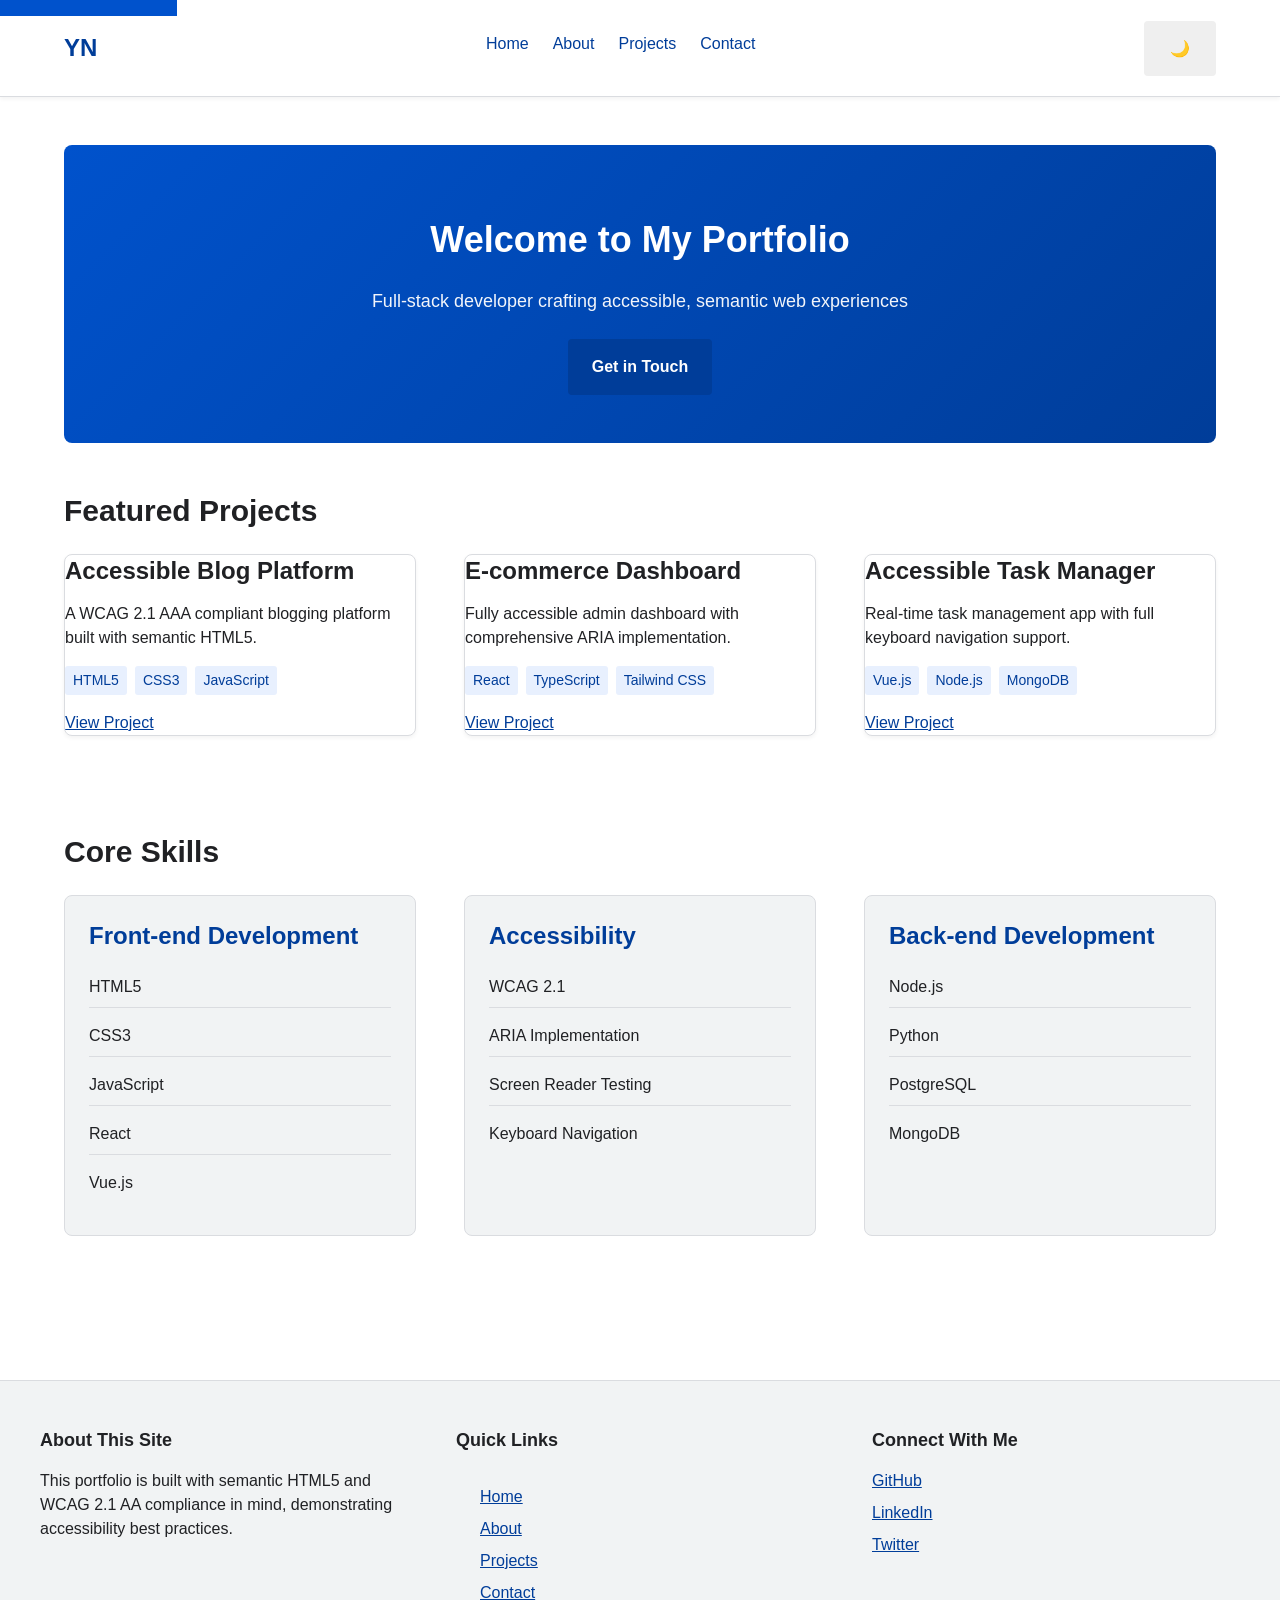
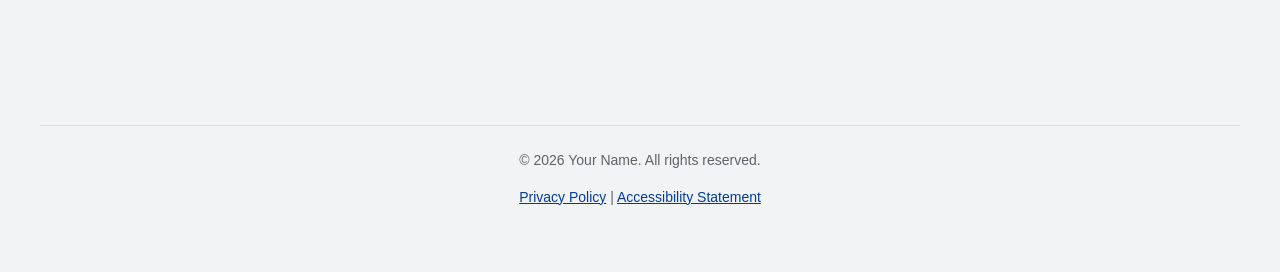
<file: index.html>
<!DOCTYPE html>
<html lang="en">
<head>
    <meta charset="UTF-8">
    <meta name="viewport" content="width=device-width, initial-scale=1.0">
    <meta name="description" content="Personal portfolio showcasing projects, skills, and professional experience in web development and design.">
    <meta name="keywords" content="portfolio, web developer, projects, skills, experience">
    <meta name="author" content="Your Name">
    <meta name="robots" content="index, follow">
    <meta property="og:title" content="Portfolio - Your Name">
    <meta property="og:description" content="Personal portfolio showcasing projects, skills, and professional experience.">
    <meta property="og:type" content="website">
    <meta name="theme-color" content="#1a73e8">
    <title>Home - Portfolio | Your Name</title>
    <link rel="canonical" href="https://yourportfolio.com/">
    <link rel="stylesheet" href="styles.css">
    <link rel="icon" type="image/x-icon" href="favicon.ico">
</head>
<body>
    <!-- Main Navigation -->
    <header role="banner">
        <nav role="navigation" aria-label="Main navigation">
            <a href="index.html" class="logo" aria-current="page">
                <span aria-label="Your Name Portfolio">YN</span>
            </a>
            <button 
                class="nav-toggle" 
                aria-label="Toggle navigation menu" 
                aria-expanded="false" 
                aria-controls="nav-menu">
                <span aria-hidden="true"></span>
                <span aria-hidden="true"></span>
                <span aria-hidden="true"></span>
            </button>
            <ul id="nav-menu" class="nav-menu" role="menubar">
                <li role="presentation">
                    <a href="index.html" role="menuitem" aria-current="page">Home</a>
                </li>
                <li role="presentation">
                    <a href="about.html" role="menuitem">About</a>
                </li>
                <li role="presentation">
                    <a href="projects.html" role="menuitem">Projects</a>
                </li>
                <li role="presentation">
                    <a href="contact.html" role="menuitem">Contact</a>
                </li>
            </ul>
            <button 
                id="theme-toggle" 
                class="theme-toggle" 
                aria-label="Toggle light and dark theme" 
                title="Toggle theme">
                <span class="theme-icon" aria-hidden="true">🌙</span>
            </button>
        </nav>
    </header>

    <!-- Main Content -->
    <main role="main">
        <!-- Hero Section -->
        <section aria-labelledby="hero-title" class="hero">
            <div class="hero-content">
                <h1 id="hero-title">Welcome to My Portfolio</h1>
                <p class="hero-subtitle">Full-stack developer crafting accessible, semantic web experiences</p>
                <a href="contact.html" class="cta-button" aria-label="Get in touch with me">Get in Touch</a>
            </div>
        </section>

        <!-- Featured Projects Section -->
        <section aria-labelledby="featured-projects-title">
            <h2 id="featured-projects-title">Featured Projects</h2>
            <div class="projects-grid" role="list">
                <article class="project-card" role="listitem">
                    <h3>Accessible Blog Platform</h3>
                    <p>A WCAG 2.1 AAA compliant blogging platform built with semantic HTML5.</p>
                    <ul aria-label="Technologies used">
                        <li>HTML5</li>
                        <li>CSS3</li>
                        <li>JavaScript</li>
                    </ul>
                    <a href="projects.html#project-1" aria-label="View details of Accessible Blog Platform project">View Project</a>
                </article>

                <article class="project-card" role="listitem">
                    <h3>E-commerce Dashboard</h3>
                    <p>Fully accessible admin dashboard with comprehensive ARIA implementation.</p>
                    <ul aria-label="Technologies used">
                        <li>React</li>
                        <li>TypeScript</li>
                        <li>Tailwind CSS</li>
                    </ul>
                    <a href="projects.html#project-2" aria-label="View details of E-commerce Dashboard project">View Project</a>
                </article>

                <article class="project-card" role="listitem">
                    <h3>Accessible Task Manager</h3>
                    <p>Real-time task management app with full keyboard navigation support.</p>
                    <ul aria-label="Technologies used">
                        <li>Vue.js</li>
                        <li>Node.js</li>
                        <li>MongoDB</li>
                    </ul>
                    <a href="projects.html#project-3" aria-label="View details of Accessible Task Manager project">View Project</a>
                </article>
            </div>
        </section>

        <!-- Skills Section -->
        <section aria-labelledby="skills-title">
            <h2 id="skills-title">Core Skills</h2>
            <div class="skills-container" role="list">
                <div class="skill-category" role="listitem">
                    <h3>Front-end Development</h3>
                    <ul aria-label="Front-end technologies">
                        <li>HTML5</li>
                        <li>CSS3</li>
                        <li>JavaScript</li>
                        <li>React</li>
                        <li>Vue.js</li>
                    </ul>
                </div>
                <div class="skill-category" role="listitem">
                    <h3>Accessibility</h3>
                    <ul aria-label="Accessibility standards and practices">
                        <li>WCAG 2.1</li>
                        <li>ARIA Implementation</li>
                        <li>Screen Reader Testing</li>
                        <li>Keyboard Navigation</li>
                    </ul>
                </div>
                <div class="skill-category" role="listitem">
                    <h3>Back-end Development</h3>
                    <ul aria-label="Back-end technologies">
                        <li>Node.js</li>
                        <li>Python</li>
                        <li>PostgreSQL</li>
                        <li>MongoDB</li>
                    </ul>
                </div>
            </div>
        </section>
    </main>

    <!-- Footer -->
    <footer role="contentinfo">
        <div class="footer-content">
            <section aria-labelledby="footer-about">
                <h2 id="footer-about">About This Site</h2>
                <p>This portfolio is built with semantic HTML5 and WCAG 2.1 AA compliance in mind, demonstrating accessibility best practices.</p>
            </section>

            <section aria-labelledby="footer-links">
                <h2 id="footer-links">Quick Links</h2>
                <nav role="navigation" aria-label="Footer navigation">
                    <ul>
                        <li><a href="index.html">Home</a></li>
                        <li><a href="about.html">About</a></li>
                        <li><a href="projects.html">Projects</a></li>
                        <li><a href="contact.html">Contact</a></li>
                    </ul>
                </nav>
            </section>

            <section aria-labelledby="footer-social">
                <h2 id="footer-social">Connect With Me</h2>
                <ul role="list">
                    <li><a href="https://github.com" target="_blank" rel="noopener noreferrer" aria-label="Visit my GitHub profile">GitHub</a></li>
                    <li><a href="https://linkedin.com" target="_blank" rel="noopener noreferrer" aria-label="Visit my LinkedIn profile">LinkedIn</a></li>
                    <li><a href="https://twitter.com" target="_blank" rel="noopener noreferrer" aria-label="Visit my Twitter profile">Twitter</a></li>
                </ul>
            </section>
        </div>

        <div class="footer-bottom">
            <p>&copy; <span id="year"></span> Your Name. All rights reserved.</p>
            <p>
                <a href="privacy.html">Privacy Policy</a> | 
                <a href="accessibility.html">Accessibility Statement</a>
            </p>
        </div>
    </footer>

    <script src="script.js" defer></script>
</body>
</html>
</file>
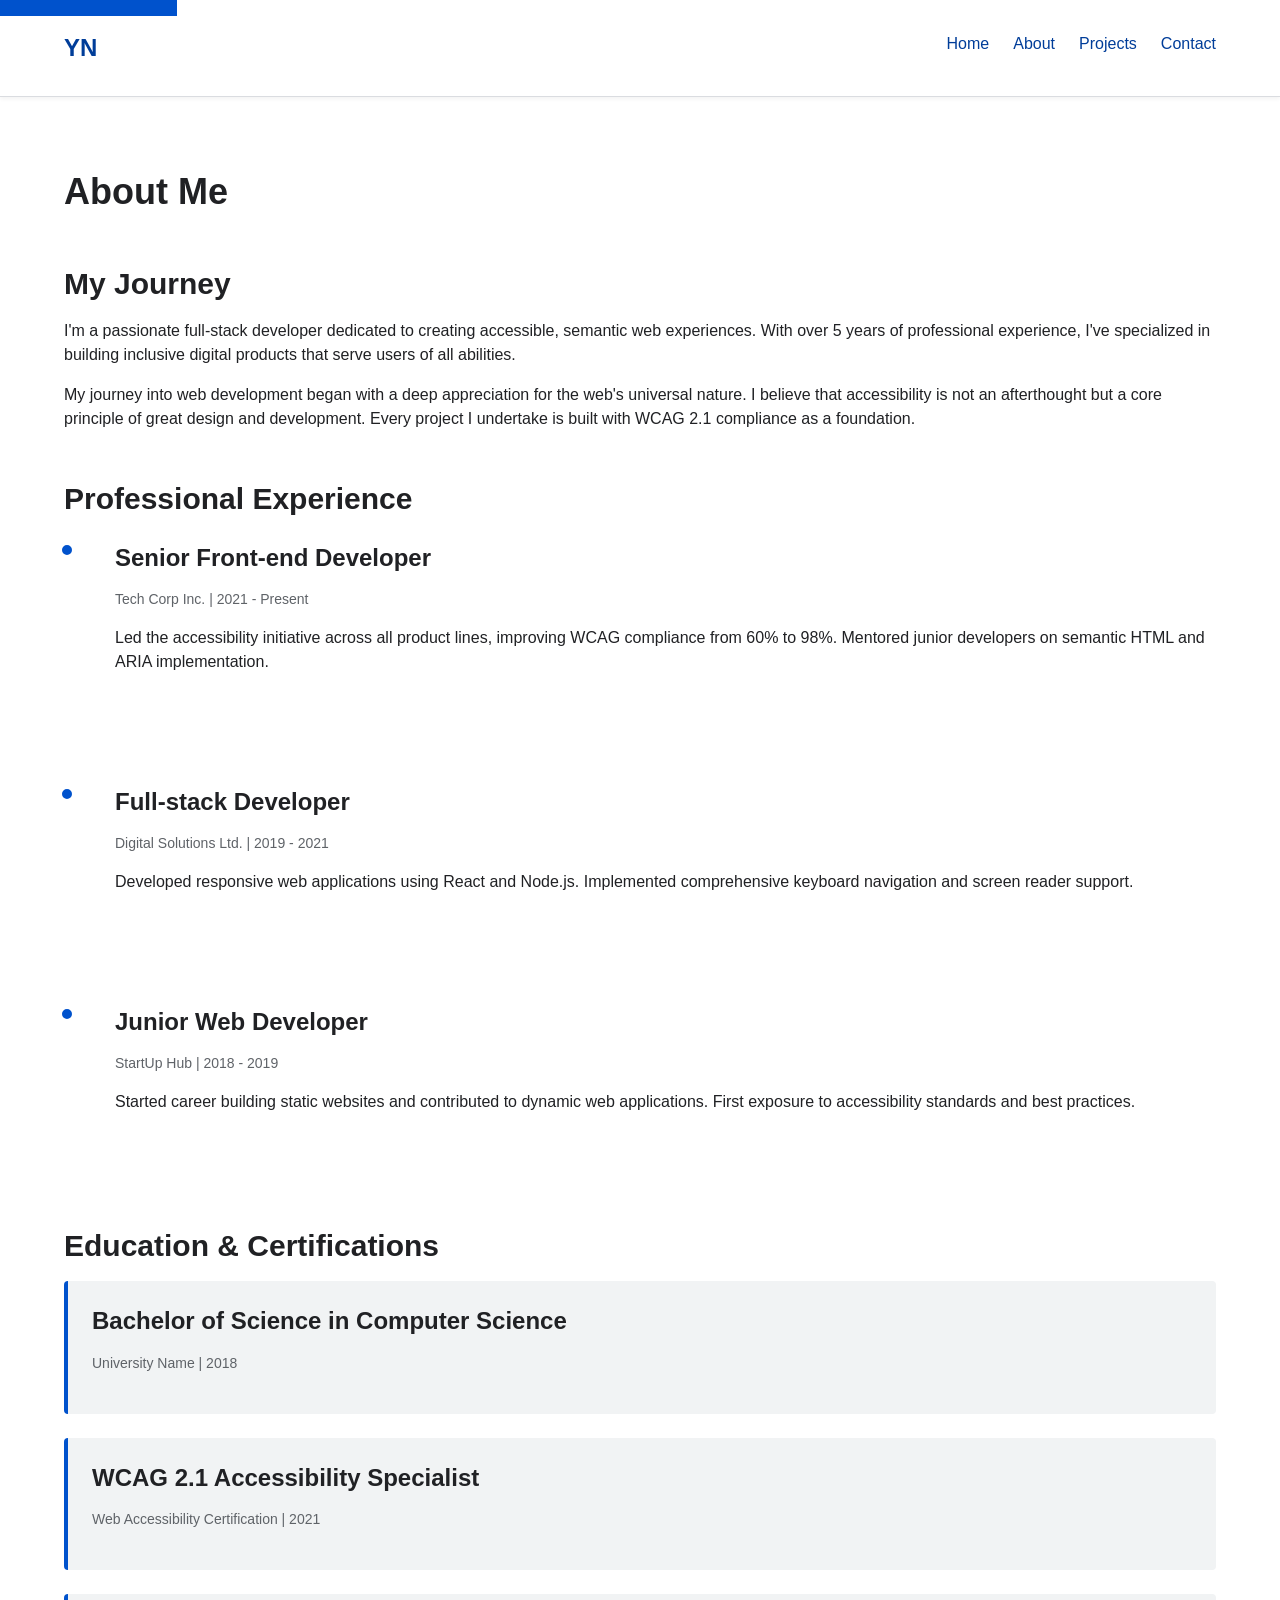
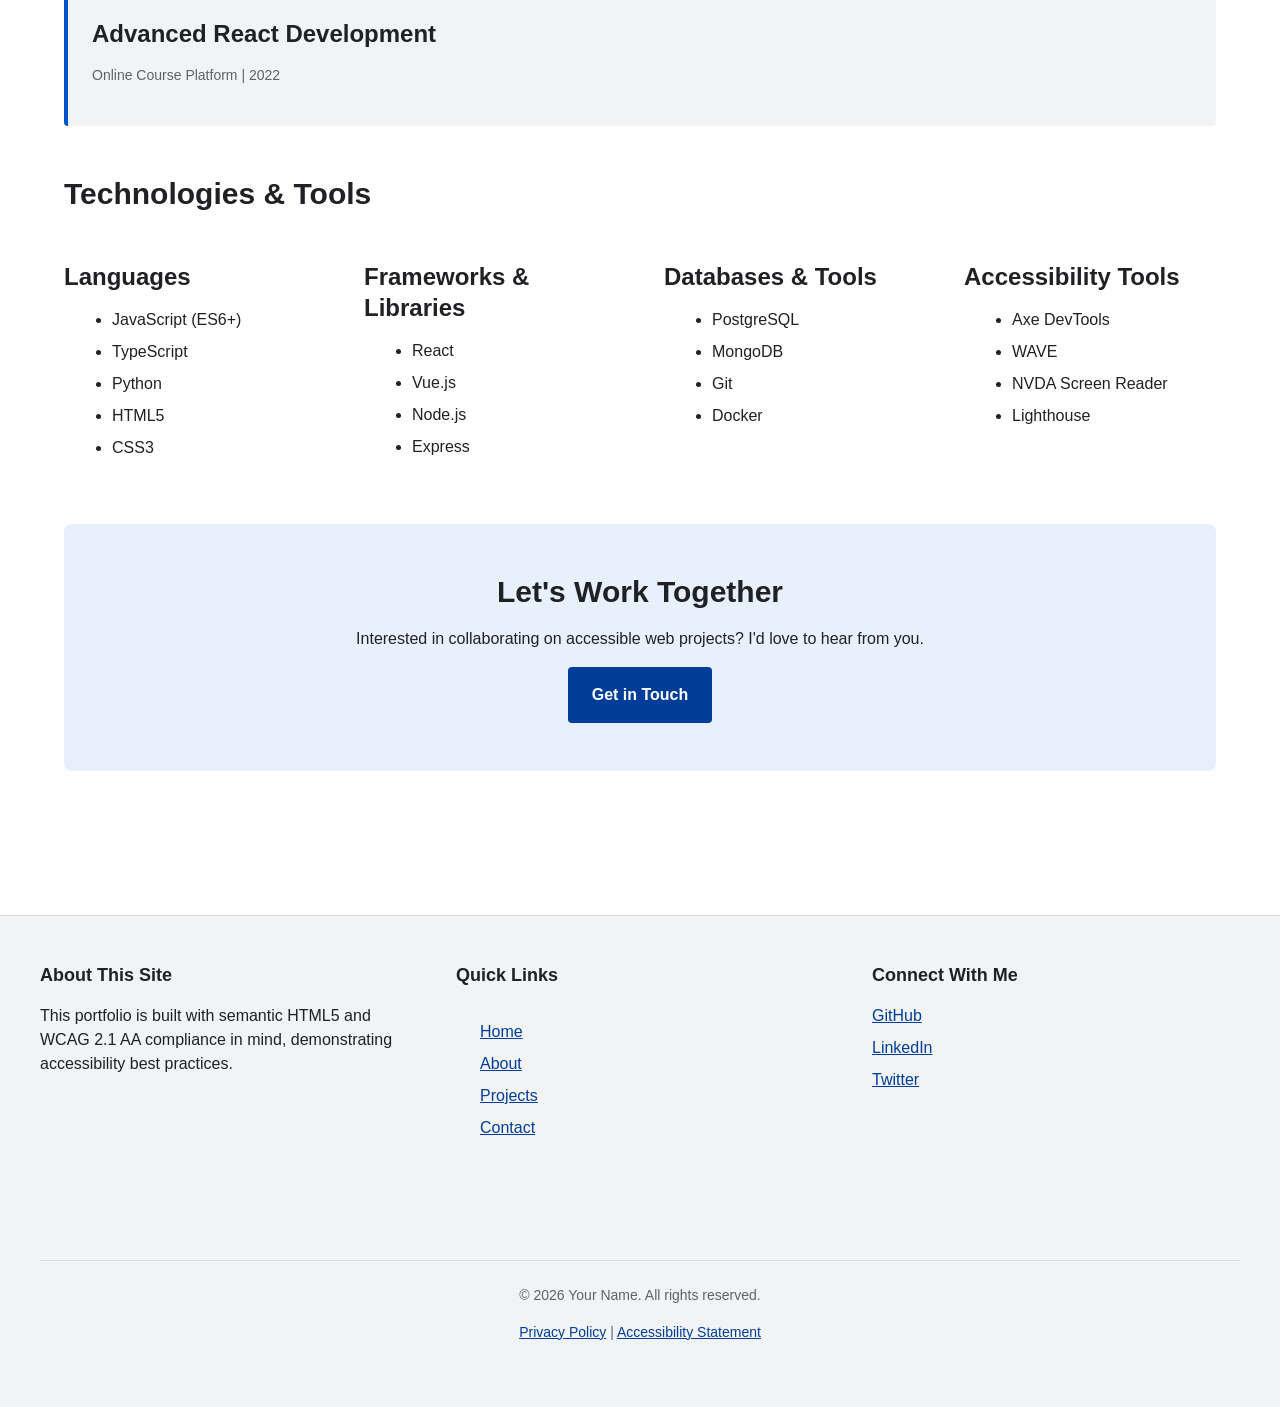
<file: about.html>
<!DOCTYPE html>
<html lang="en">
<head>
    <meta charset="UTF-8">
    <meta name="viewport" content="width=device-width, initial-scale=1.0">
    <meta name="description" content="Learn more about my background, experience, and passion for creating accessible web experiences.">
    <meta name="keywords" content="about, developer, experience, background">
    <meta name="author" content="Your Name">
    <meta property="og:title" content="About - Portfolio | Your Name">
    <meta property="og:description" content="Learn about my background and experience in web development.">
    <meta property="og:type" content="website">
    <title>About - Portfolio | Your Name</title>
    <link rel="canonical" href="https://yourportfolio.com/about.html">
    <link rel="stylesheet" href="styles.css">
    <link rel="icon" type="image/x-icon" href="favicon.ico">
</head>
<body>
    <!-- Main Navigation -->
    <header role="banner">
        <nav role="navigation" aria-label="Main navigation">
            <a href="index.html" class="logo" aria-label="Your Name Portfolio">
                <span aria-hidden="true">YN</span>
            </a>
            <button 
                class="nav-toggle" 
                aria-label="Toggle navigation menu" 
                aria-expanded="false" 
                aria-controls="nav-menu">
                <span aria-hidden="true"></span>
                <span aria-hidden="true"></span>
                <span aria-hidden="true"></span>
            </button>
            <ul id="nav-menu" class="nav-menu" role="menubar">
                <li role="presentation">
                    <a href="index.html" role="menuitem">Home</a>
                </li>
                <li role="presentation">
                    <a href="about.html" role="menuitem" aria-current="page">About</a>
                </li>
                <li role="presentation">
                    <a href="projects.html" role="menuitem">Projects</a>
                </li>
                <li role="presentation">
                    <a href="contact.html" role="menuitem">Contact</a>
                </li>
            </ul>
        </nav>
    </header>

    <!-- Main Content -->
    <main role="main">
        <!-- Page Title -->
        <section aria-labelledby="page-title">
            <h1 id="page-title">About Me</h1>
        </section>

        <!-- Biography Section -->
        <section aria-labelledby="bio-title">
            <h2 id="bio-title">My Journey</h2>
            <article>
                <p>
                    I'm a passionate full-stack developer dedicated to creating accessible, semantic web experiences. 
                    With over 5 years of professional experience, I've specialized in building inclusive digital 
                    products that serve users of all abilities.
                </p>
                <p>
                    My journey into web development began with a deep appreciation for the web's universal nature. 
                    I believe that accessibility is not an afterthought but a core principle of great design and development. 
                    Every project I undertake is built with WCAG 2.1 compliance as a foundation.
                </p>
            </article>
        </section>

        <!-- Experience Timeline -->
        <section aria-labelledby="experience-title">
            <h2 id="experience-title">Professional Experience</h2>
            <ol role="list" class="timeline">
                <li role="listitem">
                    <article class="timeline-item">
                        <h3>Senior Front-end Developer</h3>
                        <p class="meta">Tech Corp Inc. | 2021 - Present</p>
                        <p>
                            Led the accessibility initiative across all product lines, improving WCAG compliance 
                            from 60% to 98%. Mentored junior developers on semantic HTML and ARIA implementation.
                        </p>
                    </article>
                </li>

                <li role="listitem">
                    <article class="timeline-item">
                        <h3>Full-stack Developer</h3>
                        <p class="meta">Digital Solutions Ltd. | 2019 - 2021</p>
                        <p>
                            Developed responsive web applications using React and Node.js. 
                            Implemented comprehensive keyboard navigation and screen reader support.
                        </p>
                    </article>
                </li>

                <li role="listitem">
                    <article class="timeline-item">
                        <h3>Junior Web Developer</h3>
                        <p class="meta">StartUp Hub | 2018 - 2019</p>
                        <p>
                            Started career building static websites and contributed to dynamic web applications. 
                            First exposure to accessibility standards and best practices.
                        </p>
                    </article>
                </li>
            </ol>
        </section>

        <!-- Education Section -->
        <section aria-labelledby="education-title">
            <h2 id="education-title">Education & Certifications</h2>
            <div role="list">
                <article role="listitem" class="education-item">
                    <h3>Bachelor of Science in Computer Science</h3>
                    <p class="meta">University Name | 2018</p>
                </article>

                <article role="listitem" class="education-item">
                    <h3>WCAG 2.1 Accessibility Specialist</h3>
                    <p class="meta">Web Accessibility Certification | 2021</p>
                </article>

                <article role="listitem" class="education-item">
                    <h3>Advanced React Development</h3>
                    <p class="meta">Online Course Platform | 2022</p>
                </article>
            </div>
        </section>

        <!-- Technologies Section -->
        <section aria-labelledby="tech-title">
            <h2 id="tech-title">Technologies & Tools</h2>
            <div class="tech-grid" role="list">
                <div role="listitem">
                    <h3>Languages</h3>
                    <ul aria-label="Programming languages">
                        <li>JavaScript (ES6+)</li>
                        <li>TypeScript</li>
                        <li>Python</li>
                        <li>HTML5</li>
                        <li>CSS3</li>
                    </ul>
                </div>
                <div role="listitem">
                    <h3>Frameworks & Libraries</h3>
                    <ul aria-label="Frontend frameworks and libraries">
                        <li>React</li>
                        <li>Vue.js</li>
                        <li>Node.js</li>
                        <li>Express</li>
                    </ul>
                </div>
                <div role="listitem">
                    <h3>Databases & Tools</h3>
                    <ul aria-label="Database and development tools">
                        <li>PostgreSQL</li>
                        <li>MongoDB</li>
                        <li>Git</li>
                        <li>Docker</li>
                    </ul>
                </div>
                <div role="listitem">
                    <h3>Accessibility Tools</h3>
                    <ul aria-label="Accessibility testing and tools">
                        <li>Axe DevTools</li>
                        <li>WAVE</li>
                        <li>NVDA Screen Reader</li>
                        <li>Lighthouse</li>
                    </ul>
                </div>
            </div>
        </section>

        <!-- Call to Action -->
        <section aria-labelledby="cta-title" class="cta-section">
            <h2 id="cta-title">Let's Work Together</h2>
            <p>Interested in collaborating on accessible web projects? I'd love to hear from you.</p>
            <a href="contact.html" class="cta-button" aria-label="Contact me for project inquiries">Get in Touch</a>
        </section>
    </main>

    <!-- Footer -->
    <footer role="contentinfo">
        <div class="footer-content">
            <section aria-labelledby="footer-about">
                <h2 id="footer-about">About This Site</h2>
                <p>This portfolio is built with semantic HTML5 and WCAG 2.1 AA compliance in mind, demonstrating accessibility best practices.</p>
            </section>

            <section aria-labelledby="footer-links">
                <h2 id="footer-links">Quick Links</h2>
                <nav role="navigation" aria-label="Footer navigation">
                    <ul>
                        <li><a href="index.html">Home</a></li>
                        <li><a href="about.html">About</a></li>
                        <li><a href="projects.html">Projects</a></li>
                        <li><a href="contact.html">Contact</a></li>
                    </ul>
                </nav>
            </section>

            <section aria-labelledby="footer-social">
                <h2 id="footer-social">Connect With Me</h2>
                <ul role="list">
                    <li><a href="https://github.com" target="_blank" rel="noopener noreferrer" aria-label="Visit my GitHub profile">GitHub</a></li>
                    <li><a href="https://linkedin.com" target="_blank" rel="noopener noreferrer" aria-label="Visit my LinkedIn profile">LinkedIn</a></li>
                    <li><a href="https://twitter.com" target="_blank" rel="noopener noreferrer" aria-label="Visit my Twitter profile">Twitter</a></li>
                </ul>
            </section>
        </div>

        <div class="footer-bottom">
            <p>&copy; <span id="year"></span> Your Name. All rights reserved.</p>
            <p>
                <a href="privacy.html">Privacy Policy</a> | 
                <a href="accessibility.html">Accessibility Statement</a>
            </p>
        </div>
    </footer>

    <script src="script.js" defer></script>
</body>
</html>
</file>
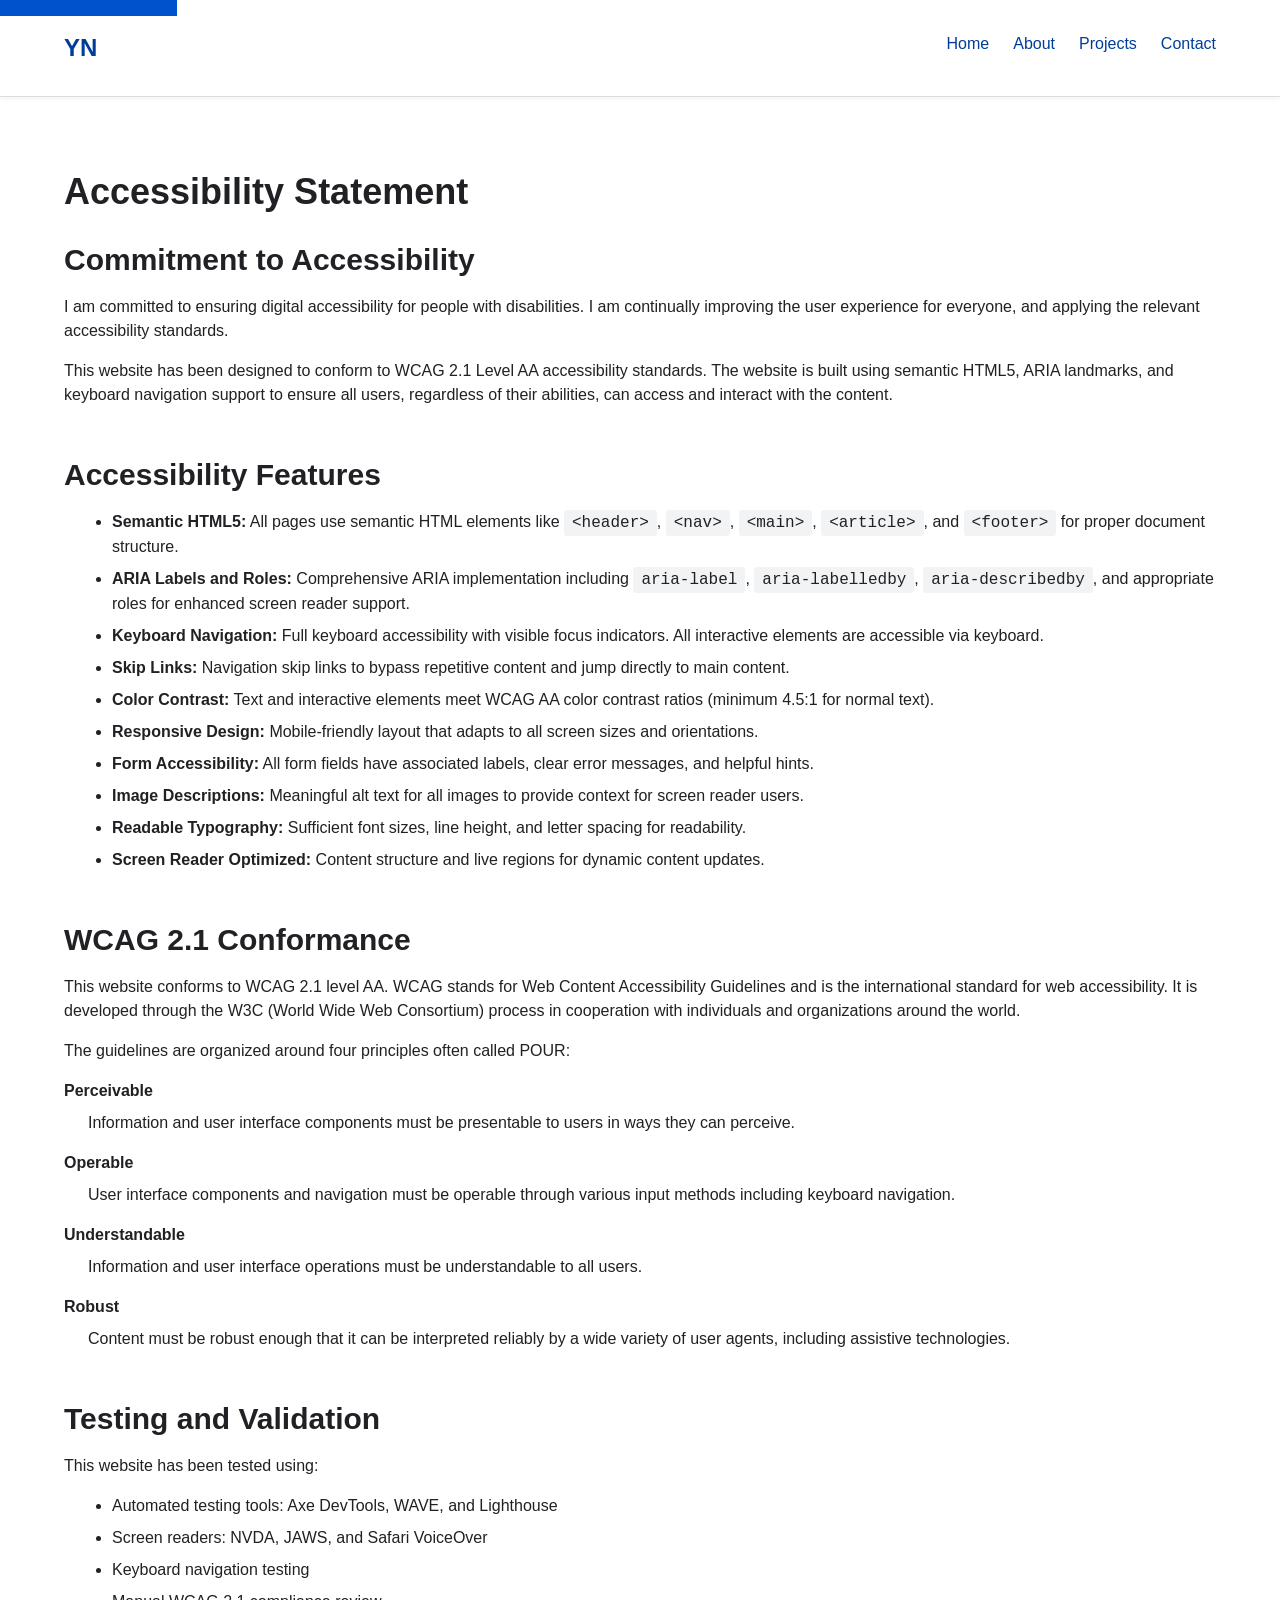
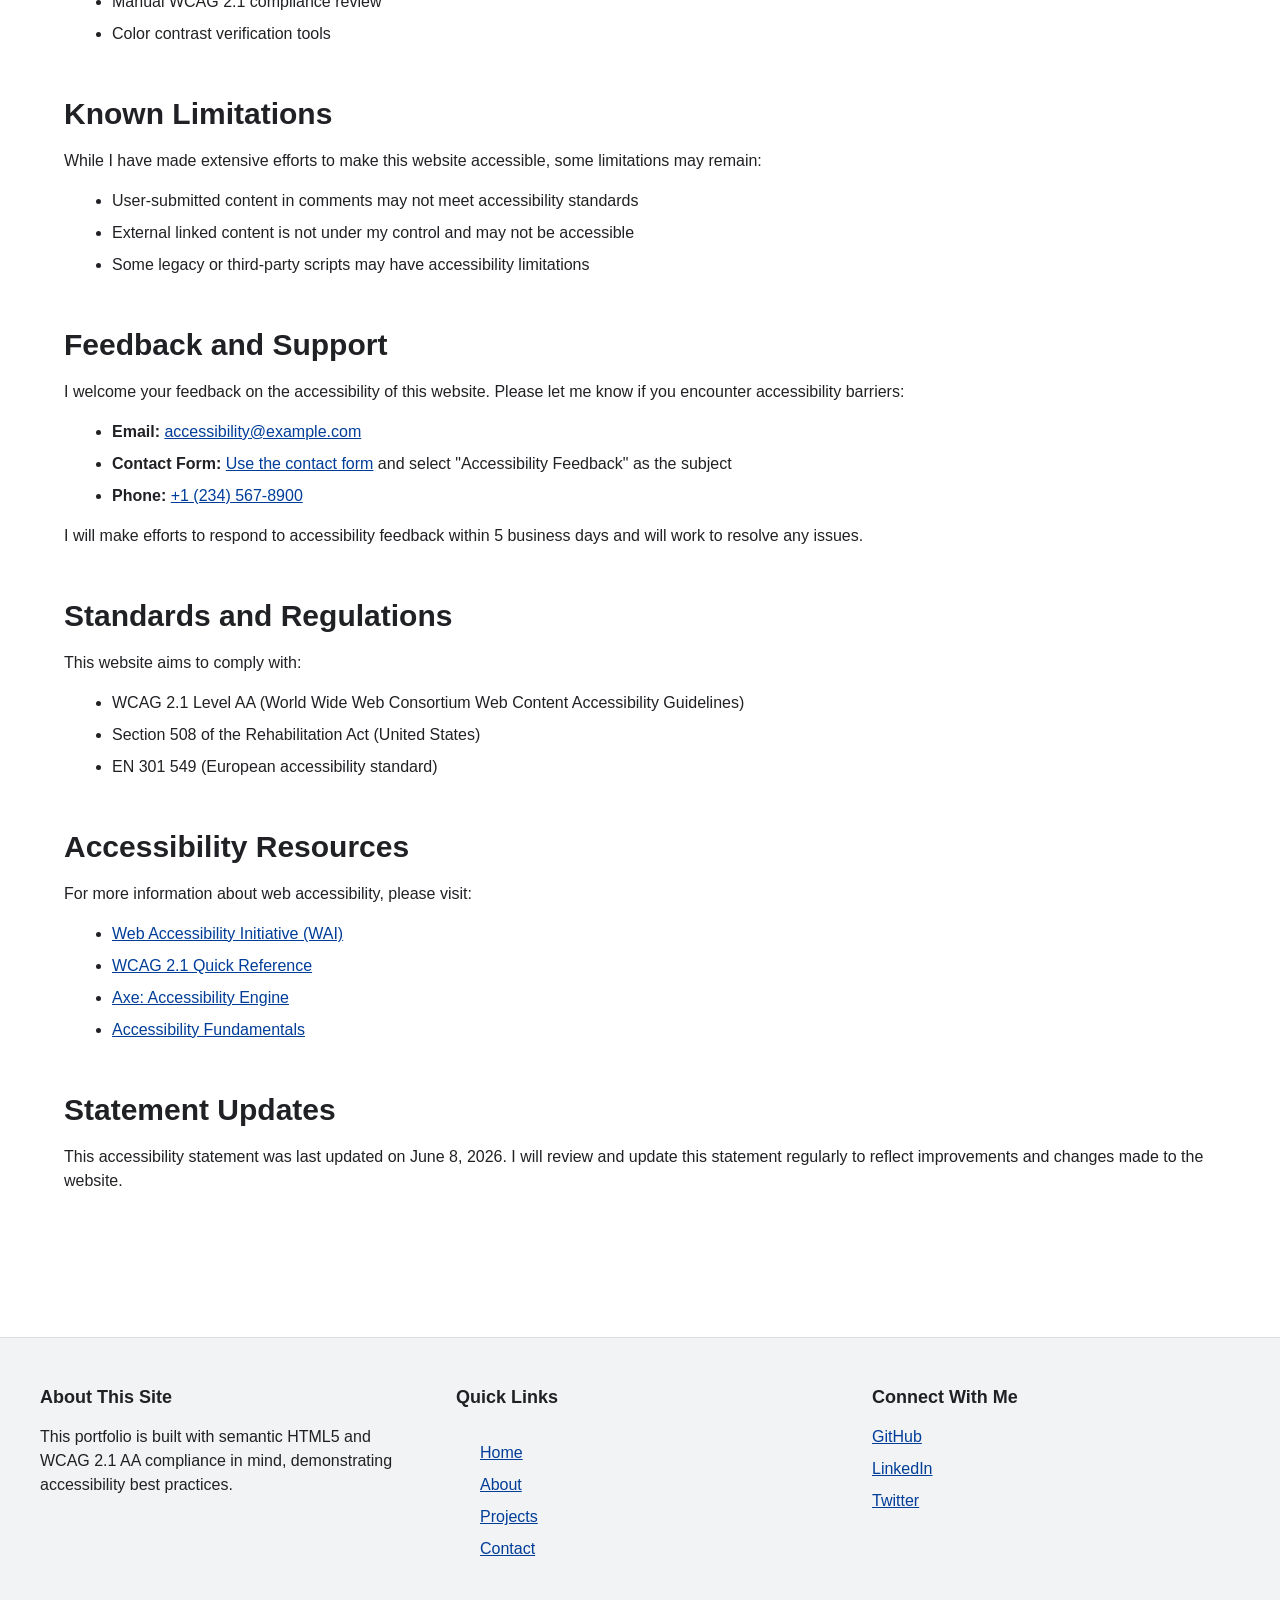
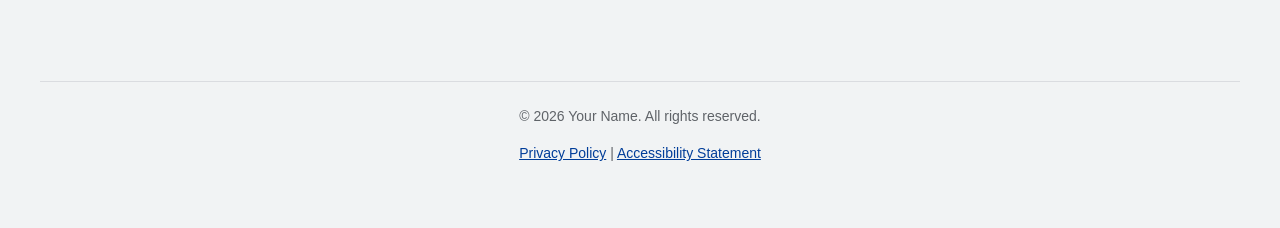
<file: accessibility.html>
<!DOCTYPE html>
<html lang="en">
<head>
    <meta charset="UTF-8">
    <meta name="viewport" content="width=device-width, initial-scale=1.0">
    <meta name="description" content="Accessibility statement detailing the commitment to WCAG 2.1 compliance and accessibility standards.">
    <meta name="robots" content="index, follow">
    <title>Accessibility Statement - Portfolio | Your Name</title>
    <link rel="canonical" href="https://yourportfolio.com/accessibility.html">
    <link rel="stylesheet" href="styles.css">
    <link rel="icon" type="image/x-icon" href="favicon.ico">
</head>
<body>
    <!-- Main Navigation -->
    <header role="banner">
        <nav role="navigation" aria-label="Main navigation">
            <a href="index.html" class="logo" aria-label="Your Name Portfolio">
                <span aria-hidden="true">YN</span>
            </a>
            <button 
                class="nav-toggle" 
                aria-label="Toggle navigation menu" 
                aria-expanded="false" 
                aria-controls="nav-menu">
                <span aria-hidden="true"></span>
                <span aria-hidden="true"></span>
                <span aria-hidden="true"></span>
            </button>
            <ul id="nav-menu" class="nav-menu" role="menubar">
                <li role="presentation">
                    <a href="index.html" role="menuitem">Home</a>
                </li>
                <li role="presentation">
                    <a href="about.html" role="menuitem">About</a>
                </li>
                <li role="presentation">
                    <a href="projects.html" role="menuitem">Projects</a>
                </li>
                <li role="presentation">
                    <a href="contact.html" role="menuitem">Contact</a>
                </li>
            </ul>
        </nav>
    </header>

    <!-- Main Content -->
    <main role="main">
        <article aria-labelledby="page-title">
            <h1 id="page-title">Accessibility Statement</h1>

            <section aria-labelledby="commitment-title">
                <h2 id="commitment-title">Commitment to Accessibility</h2>
                <p>
                    I am committed to ensuring digital accessibility for people with disabilities. I am continually improving 
                    the user experience for everyone, and applying the relevant accessibility standards.
                </p>
                <p>
                    This website has been designed to conform to WCAG 2.1 Level AA accessibility standards. The website is built using 
                    semantic HTML5, ARIA landmarks, and keyboard navigation support to ensure all users, regardless of their abilities, 
                    can access and interact with the content.
                </p>
            </section>

            <section aria-labelledby="features-title">
                <h2 id="features-title">Accessibility Features</h2>
                <div role="region" aria-labelledby="features-list-title">
                    <h3 id="features-list-title" class="sr-only">List of Accessibility Features</h3>
                    <ul>
                        <li><strong>Semantic HTML5:</strong> All pages use semantic HTML elements like <code>&lt;header&gt;</code>, <code>&lt;nav&gt;</code>, <code>&lt;main&gt;</code>, <code>&lt;article&gt;</code>, and <code>&lt;footer&gt;</code> for proper document structure.</li>
                        <li><strong>ARIA Labels and Roles:</strong> Comprehensive ARIA implementation including <code>aria-label</code>, <code>aria-labelledby</code>, <code>aria-describedby</code>, and appropriate roles for enhanced screen reader support.</li>
                        <li><strong>Keyboard Navigation:</strong> Full keyboard accessibility with visible focus indicators. All interactive elements are accessible via keyboard.</li>
                        <li><strong>Skip Links:</strong> Navigation skip links to bypass repetitive content and jump directly to main content.</li>
                        <li><strong>Color Contrast:</strong> Text and interactive elements meet WCAG AA color contrast ratios (minimum 4.5:1 for normal text).</li>
                        <li><strong>Responsive Design:</strong> Mobile-friendly layout that adapts to all screen sizes and orientations.</li>
                        <li><strong>Form Accessibility:</strong> All form fields have associated labels, clear error messages, and helpful hints.</li>
                        <li><strong>Image Descriptions:</strong> Meaningful alt text for all images to provide context for screen reader users.</li>
                        <li><strong>Readable Typography:</strong> Sufficient font sizes, line height, and letter spacing for readability.</li>
                        <li><strong>Screen Reader Optimized:</strong> Content structure and live regions for dynamic content updates.</li>
                    </ul>
                </div>
            </section>

            <section aria-labelledby="wcag-conformance-title">
                <h2 id="wcag-conformance-title">WCAG 2.1 Conformance</h2>
                <p>
                    This website conforms to WCAG 2.1 level AA. WCAG stands for Web Content Accessibility Guidelines 
                    and is the international standard for web accessibility. It is developed through the W3C (World Wide Web Consortium) 
                    process in cooperation with individuals and organizations around the world.
                </p>
                <p>
                    The guidelines are organized around four principles often called POUR:
                </p>
                <dl>
                    <dt>Perceivable</dt>
                    <dd>Information and user interface components must be presentable to users in ways they can perceive.</dd>

                    <dt>Operable</dt>
                    <dd>User interface components and navigation must be operable through various input methods including keyboard navigation.</dd>

                    <dt>Understandable</dt>
                    <dd>Information and user interface operations must be understandable to all users.</dd>

                    <dt>Robust</dt>
                    <dd>Content must be robust enough that it can be interpreted reliably by a wide variety of user agents, including assistive technologies.</dd>
                </dl>
            </section>

            <section aria-labelledby="testing-title">
                <h2 id="testing-title">Testing and Validation</h2>
                <p>This website has been tested using:</p>
                <ul>
                    <li>Automated testing tools: Axe DevTools, WAVE, and Lighthouse</li>
                    <li>Screen readers: NVDA, JAWS, and Safari VoiceOver</li>
                    <li>Keyboard navigation testing</li>
                    <li>Manual WCAG 2.1 compliance review</li>
                    <li>Color contrast verification tools</li>
                </ul>
            </section>

            <section aria-labelledby="limitations-title">
                <h2 id="limitations-title">Known Limitations</h2>
                <p>While I have made extensive efforts to make this website accessible, some limitations may remain:</p>
                <ul>
                    <li>User-submitted content in comments may not meet accessibility standards</li>
                    <li>External linked content is not under my control and may not be accessible</li>
                    <li>Some legacy or third-party scripts may have accessibility limitations</li>
                </ul>
            </section>

            <section aria-labelledby="feedback-title">
                <h2 id="feedback-title">Feedback and Support</h2>
                <p>
                    I welcome your feedback on the accessibility of this website. Please let me know if you encounter accessibility barriers:
                </p>
                <ul>
                    <li><strong>Email:</strong> <a href="mailto:accessibility@example.com">accessibility@example.com</a></li>
                    <li><strong>Contact Form:</strong> <a href="contact.html">Use the contact form</a> and select "Accessibility Feedback" as the subject</li>
                    <li><strong>Phone:</strong> <a href="tel:+1234567890">+1 (234) 567-8900</a></li>
                </ul>
                <p>
                    I will make efforts to respond to accessibility feedback within 5 business days and will work to resolve any issues.
                </p>
            </section>

            <section aria-labelledby="standards-title">
                <h2 id="standards-title">Standards and Regulations</h2>
                <p>This website aims to comply with:</p>
                <ul>
                    <li>WCAG 2.1 Level AA (World Wide Web Consortium Web Content Accessibility Guidelines)</li>
                    <li>Section 508 of the Rehabilitation Act (United States)</li>
                    <li>EN 301 549 (European accessibility standard)</li>
                </ul>
            </section>

            <section aria-labelledby="resources-title">
                <h2 id="resources-title">Accessibility Resources</h2>
                <p>For more information about web accessibility, please visit:</p>
                <ul>
                    <li><a href="https://www.w3.org/WAI/" target="_blank" rel="noopener noreferrer">Web Accessibility Initiative (WAI)</a></li>
                    <li><a href="https://www.w3.org/WAI/WCAG21/quickref/" target="_blank" rel="noopener noreferrer">WCAG 2.1 Quick Reference</a></li>
                    <li><a href="https://www.deque.com/axe/" target="_blank" rel="noopener noreferrer">Axe: Accessibility Engine</a></li>
                    <li><a href="https://www.w3.org/WAI/fundamentals/" target="_blank" rel="noopener noreferrer">Accessibility Fundamentals</a></li>
                </ul>
            </section>

            <section aria-labelledby="updates-title">
                <h2 id="updates-title">Statement Updates</h2>
                <p>
                    This accessibility statement was last updated on June 8, 2026. 
                    I will review and update this statement regularly to reflect improvements and changes made to the website.
                </p>
            </section>
        </article>
    </main>

    <!-- Footer -->
    <footer role="contentinfo">
        <div class="footer-content">
            <section aria-labelledby="footer-about">
                <h2 id="footer-about">About This Site</h2>
                <p>This portfolio is built with semantic HTML5 and WCAG 2.1 AA compliance in mind, demonstrating accessibility best practices.</p>
            </section>

            <section aria-labelledby="footer-links">
                <h2 id="footer-links">Quick Links</h2>
                <nav role="navigation" aria-label="Footer navigation">
                    <ul>
                        <li><a href="index.html">Home</a></li>
                        <li><a href="about.html">About</a></li>
                        <li><a href="projects.html">Projects</a></li>
                        <li><a href="contact.html">Contact</a></li>
                    </ul>
                </nav>
            </section>

            <section aria-labelledby="footer-social">
                <h2 id="footer-social">Connect With Me</h2>
                <ul role="list">
                    <li><a href="https://github.com" target="_blank" rel="noopener noreferrer" aria-label="Visit my GitHub profile">GitHub</a></li>
                    <li><a href="https://linkedin.com" target="_blank" rel="noopener noreferrer" aria-label="Visit my LinkedIn profile">LinkedIn</a></li>
                    <li><a href="https://twitter.com" target="_blank" rel="noopener noreferrer" aria-label="Visit my Twitter profile">Twitter</a></li>
                </ul>
            </section>
        </div>

        <div class="footer-bottom">
            <p>&copy; <span id="year"></span> Your Name. All rights reserved.</p>
            <p>
                <a href="privacy.html">Privacy Policy</a> | 
                <a href="accessibility.html">Accessibility Statement</a>
            </p>
        </div>
    </footer>

    <script src="script.js" defer></script>
</body>
</html>
</file>
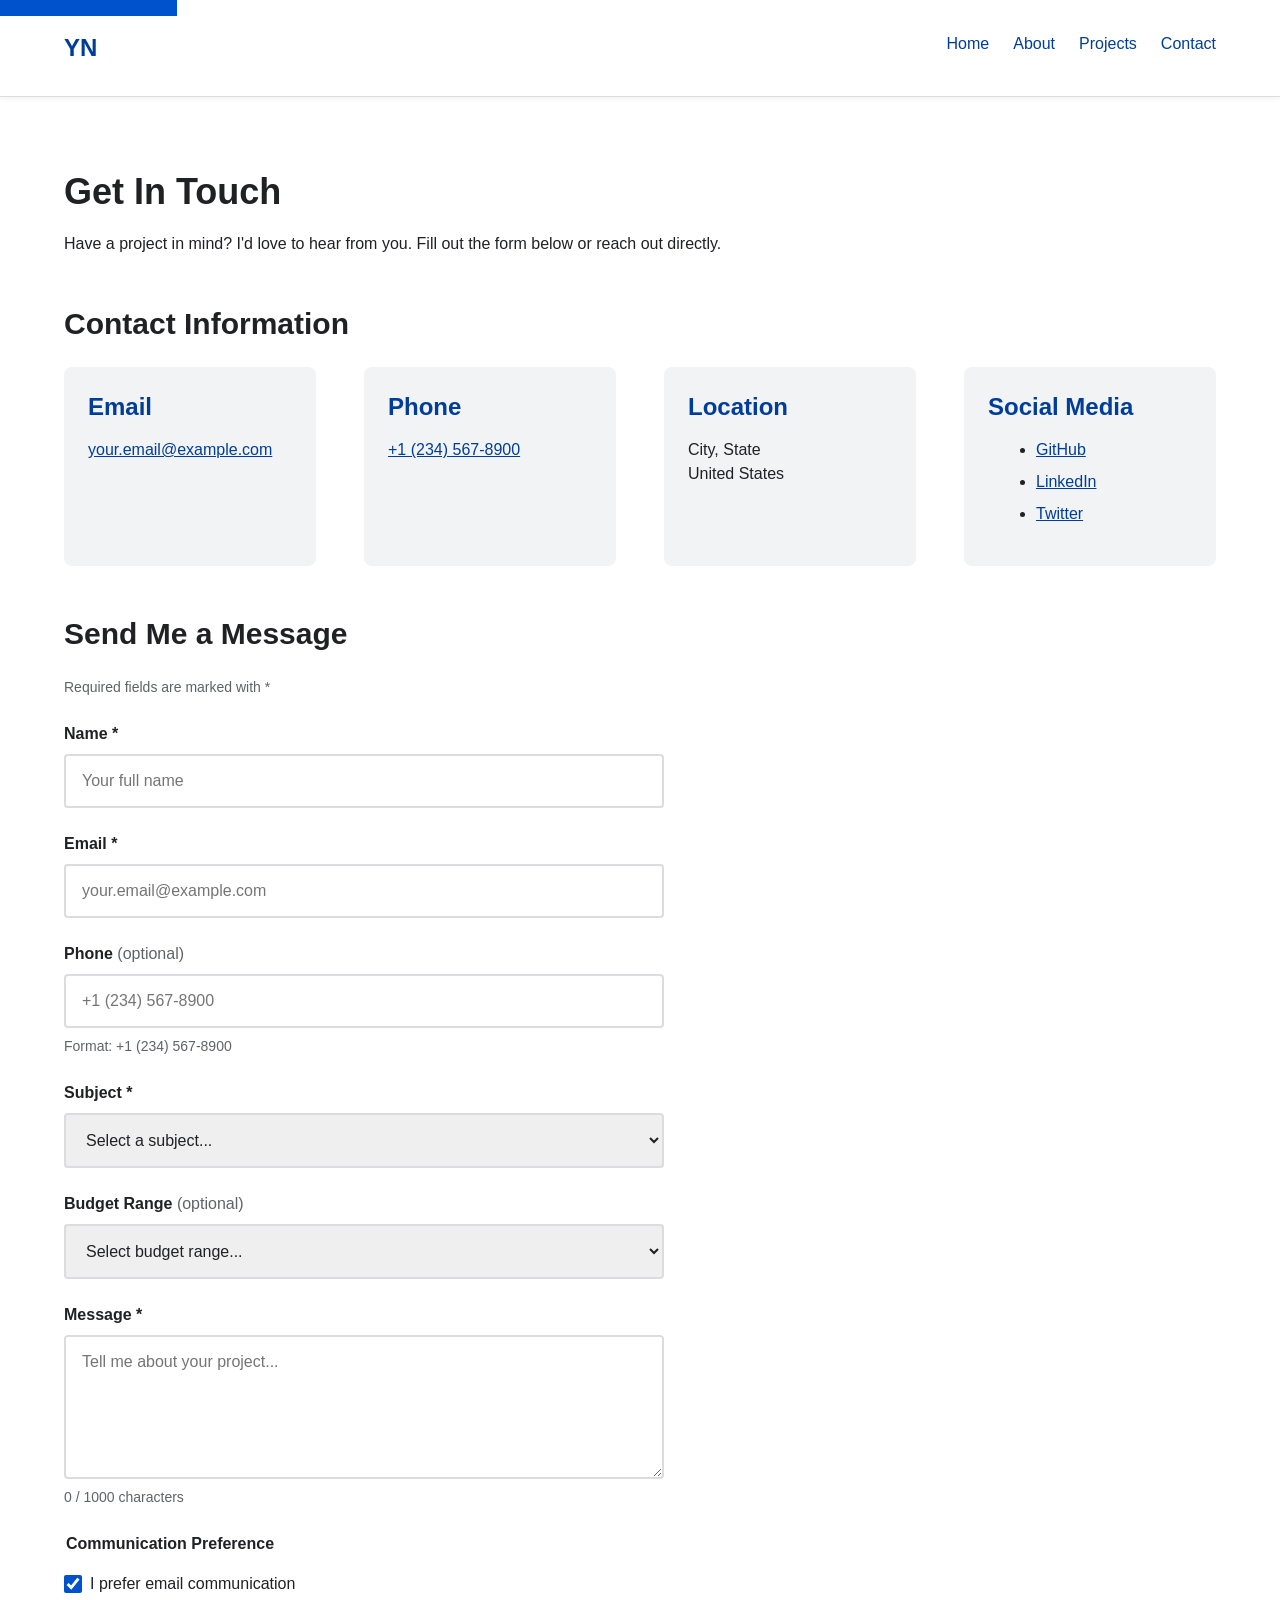
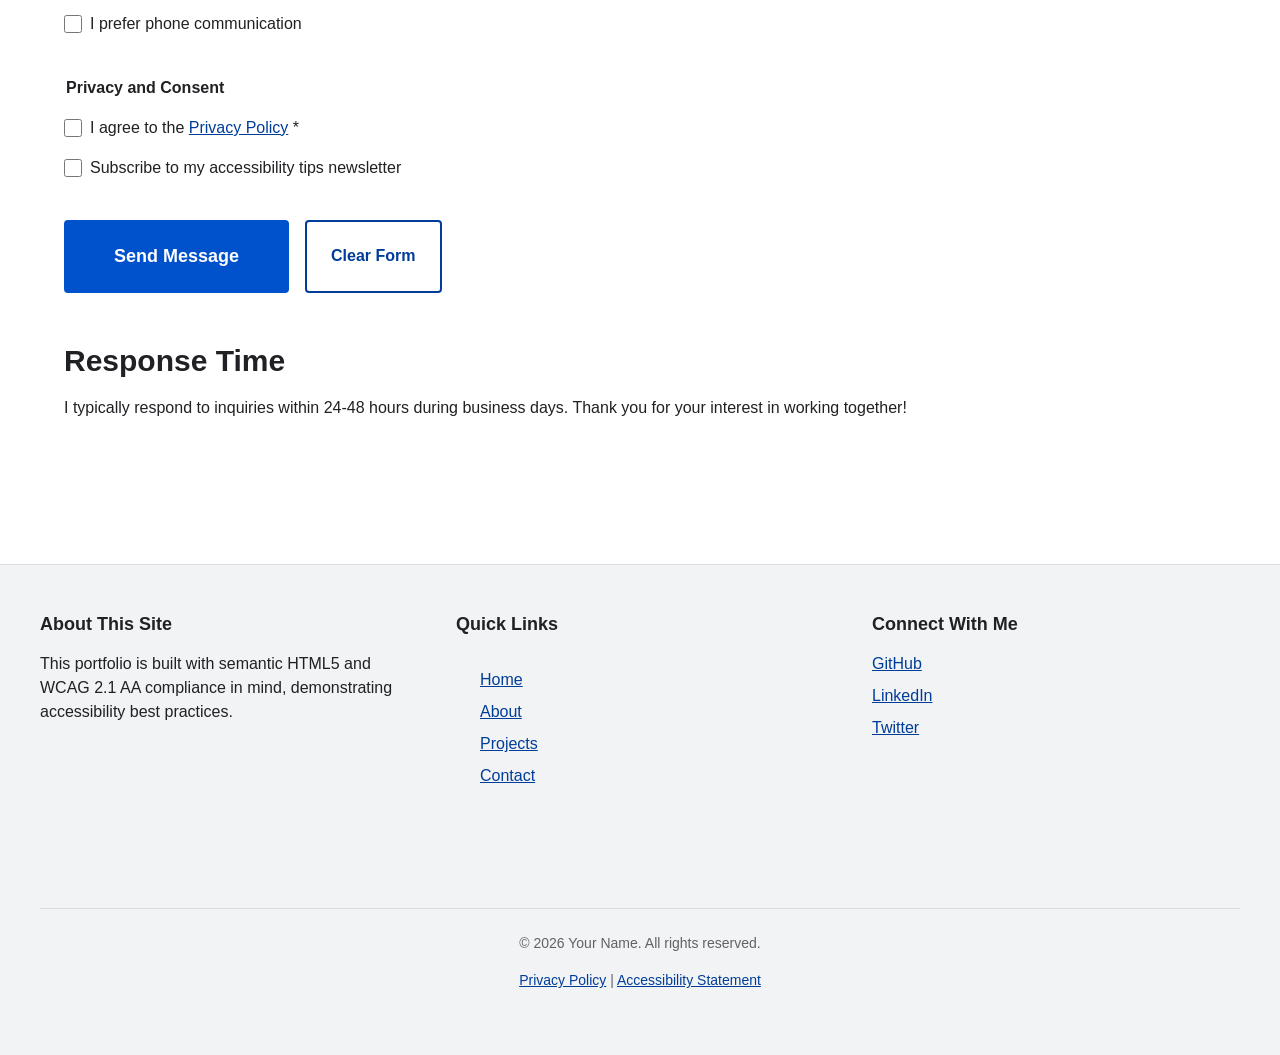
<file: contact.html>
<!DOCTYPE html>
<html lang="en">
<head>
    <meta charset="UTF-8">
    <meta name="viewport" content="width=device-width, initial-scale=1.0">
    <meta name="description" content="Get in touch with me to discuss your web development and accessibility projects.">
    <meta name="keywords" content="contact, email, inquiry, web development">
    <meta name="author" content="Your Name">
    <meta property="og:title" content="Contact - Portfolio | Your Name">
    <meta property="og:description" content="Contact me for web development and accessibility projects.">
    <meta property="og:type" content="website">
    <title>Contact - Portfolio | Your Name</title>
    <link rel="canonical" href="https://yourportfolio.com/contact.html">
    <link rel="stylesheet" href="styles.css">
    <link rel="icon" type="image/x-icon" href="favicon.ico">
</head>
<body>
    <!-- Main Navigation -->
    <header role="banner">
        <nav role="navigation" aria-label="Main navigation">
            <a href="index.html" class="logo" aria-label="Your Name Portfolio">
                <span aria-hidden="true">YN</span>
            </a>
            <button 
                class="nav-toggle" 
                aria-label="Toggle navigation menu" 
                aria-expanded="false" 
                aria-controls="nav-menu">
                <span aria-hidden="true"></span>
                <span aria-hidden="true"></span>
                <span aria-hidden="true"></span>
            </button>
            <ul id="nav-menu" class="nav-menu" role="menubar">
                <li role="presentation">
                    <a href="index.html" role="menuitem">Home</a>
                </li>
                <li role="presentation">
                    <a href="about.html" role="menuitem">About</a>
                </li>
                <li role="presentation">
                    <a href="projects.html" role="menuitem">Projects</a>
                </li>
                <li role="presentation">
                    <a href="contact.html" role="menuitem" aria-current="page">Contact</a>
                </li>
            </ul>
        </nav>
    </header>

    <!-- Main Content -->
    <main role="main">
        <!-- Page Title -->
        <section aria-labelledby="page-title">
            <h1 id="page-title">Get In Touch</h1>
            <p class="lead">Have a project in mind? I'd love to hear from you. Fill out the form below or reach out directly.</p>
        </section>

        <!-- Contact Information -->
        <section aria-labelledby="contact-info-title" class="contact-info">
            <h2 id="contact-info-title">Contact Information</h2>
            <div role="list" class="info-list">
                <div role="listitem" class="info-item">
                    <h3>Email</h3>
                    <a href="mailto:your.email@example.com" aria-label="Send email to your.email@example.com">your.email@example.com</a>
                </div>
                <div role="listitem" class="info-item">
                    <h3>Phone</h3>
                    <a href="tel:+1234567890" aria-label="Call +1 (234) 567-8900">+1 (234) 567-8900</a>
                </div>
                <div role="listitem" class="info-item">
                    <h3>Location</h3>
                    <address aria-label="Office location">
                        City, State<br>
                        United States
                    </address>
                </div>
                <div role="listitem" class="info-item">
                    <h3>Social Media</h3>
                    <ul role="list">
                        <li><a href="https://github.com" target="_blank" rel="noopener noreferrer" aria-label="Visit my GitHub profile">GitHub</a></li>
                        <li><a href="https://linkedin.com" target="_blank" rel="noopener noreferrer" aria-label="Visit my LinkedIn profile">LinkedIn</a></li>
                        <li><a href="https://twitter.com" target="_blank" rel="noopener noreferrer" aria-label="Visit my Twitter profile">Twitter</a></li>
                    </ul>
                </div>
            </div>
        </section>

        <!-- Contact Form -->
        <section aria-labelledby="form-title" class="contact-form-section">
            <h2 id="form-title">Send Me a Message</h2>
            
            <form 
                id="contact-form" 
                name="contact-form" 
                action="#" 
                method="POST" 
                novalidate
                aria-label="Contact form"
                aria-describedby="form-instructions">
                
                <p id="form-instructions" class="form-instructions">
                    Required fields are marked with <span aria-label="required">*</span>
                </p>

                <div class="form-group">
                    <label for="name">
                        Name
                        <span aria-label="required">*</span>
                    </label>
                    <input 
                        type="text" 
                        id="name" 
                        name="name" 
                        required 
                        aria-required="true"
                        aria-describedby="name-error"
                        placeholder="Your full name">
                    <div id="name-error" class="error-message" role="alert"></div>
                </div>

                <div class="form-group">
                    <label for="email">
                        Email
                        <span aria-label="required">*</span>
                    </label>
                    <input 
                        type="email" 
                        id="email" 
                        name="email" 
                        required 
                        aria-required="true"
                        aria-describedby="email-error"
                        placeholder="your.email@example.com">
                    <div id="email-error" class="error-message" role="alert"></div>
                </div>

                <div class="form-group">
                    <label for="phone">
                        Phone
                        <span class="optional-label">(optional)</span>
                    </label>
                    <input 
                        type="tel" 
                        id="phone" 
                        name="phone" 
                        aria-describedby="phone-error phone-hint"
                        placeholder="+1 (234) 567-8900">
                    <p id="phone-hint" class="hint-text">Format: +1 (234) 567-8900</p>
                    <div id="phone-error" class="error-message" role="alert"></div>
                </div>

                <div class="form-group">
                    <label for="subject">
                        Subject
                        <span aria-label="required">*</span>
                    </label>
                    <select 
                        id="subject" 
                        name="subject" 
                        required 
                        aria-required="true"
                        aria-describedby="subject-error">
                        <option value="">Select a subject...</option>
                        <option value="project-inquiry">Project Inquiry</option>
                        <option value="collaboration">Collaboration Opportunity</option>
                        <option value="feedback">Feedback on Portfolio</option>
                        <option value="general">General Question</option>
                        <option value="other">Other</option>
                    </select>
                    <div id="subject-error" class="error-message" role="alert"></div>
                </div>

                <div class="form-group">
                    <label for="budget">
                        Budget Range
                        <span class="optional-label">(optional)</span>
                    </label>
                    <select 
                        id="budget" 
                        name="budget" 
                        aria-describedby="budget-error">
                        <option value="">Select budget range...</option>
                        <option value="under-5k">Under $5,000</option>
                        <option value="5k-10k">$5,000 - $10,000</option>
                        <option value="10k-25k">$10,000 - $25,000</option>
                        <option value="25k-plus">$25,000+</option>
                        <option value="not-sure">Not sure yet</option>
                    </select>
                    <div id="budget-error" class="error-message" role="alert"></div>
                </div>

                <div class="form-group">
                    <label for="message">
                        Message
                        <span aria-label="required">*</span>
                    </label>
                    <textarea 
                        id="message" 
                        name="message" 
                        required 
                        aria-required="true"
                        aria-describedby="message-error message-count"
                        rows="6"
                        placeholder="Tell me about your project..."></textarea>
                    <p id="message-count" class="character-count">
                        <span id="char-count">0</span> / 1000 characters
                    </p>
                    <div id="message-error" class="error-message" role="alert"></div>
                </div>

                <fieldset class="checkbox-group">
                    <legend>Communication Preference</legend>
                    <div class="checkbox-item">
                        <input 
                            type="checkbox" 
                            id="email-pref" 
                            name="communication-preference" 
                            value="email" 
                            checked
                            aria-describedby="email-pref-label">
                        <label id="email-pref-label" for="email-pref">I prefer email communication</label>
                    </div>
                    <div class="checkbox-item">
                        <input 
                            type="checkbox" 
                            id="phone-pref" 
                            name="communication-preference" 
                            value="phone"
                            aria-describedby="phone-pref-label">
                        <label id="phone-pref-label" for="phone-pref">I prefer phone communication</label>
                    </div>
                </fieldset>

                <fieldset class="checkbox-group">
                    <legend>Privacy and Consent</legend>
                    <div class="checkbox-item">
                        <input 
                            type="checkbox" 
                            id="privacy" 
                            name="privacy" 
                            required
                            aria-required="true"
                            aria-describedby="privacy-label privacy-error">
                        <label id="privacy-label" for="privacy">
                            I agree to the 
                            <a href="privacy.html" target="_blank" rel="noopener noreferrer">Privacy Policy</a>
                            <span aria-label="required">*</span>
                        </label>
                    </div>
                    <div id="privacy-error" class="error-message" role="alert"></div>

                    <div class="checkbox-item">
                        <input 
                            type="checkbox" 
                            id="newsletter" 
                            name="newsletter"
                            aria-describedby="newsletter-label">
                        <label id="newsletter-label" for="newsletter">
                            Subscribe to my accessibility tips newsletter
                        </label>
                    </div>
                </fieldset>

                <div class="form-actions">
                    <button 
                        type="submit" 
                        class="btn btn-primary btn-large"
                        aria-label="Send contact form">
                        Send Message
                    </button>
                    <button 
                        type="reset" 
                        class="btn btn-secondary"
                        aria-label="Clear contact form">
                        Clear Form
                    </button>
                </div>

                <div id="form-message" class="form-message" role="status" aria-live="polite" aria-atomic="true"></div>
            </form>
        </section>

        <!-- Response Time -->
        <section aria-labelledby="response-time-title" class="info-section">
            <h2 id="response-time-title">Response Time</h2>
            <p>
                I typically respond to inquiries within 24-48 hours during business days. 
                Thank you for your interest in working together!
            </p>
        </section>
    </main>

    <!-- Footer -->
    <footer role="contentinfo">
        <div class="footer-content">
            <section aria-labelledby="footer-about">
                <h2 id="footer-about">About This Site</h2>
                <p>This portfolio is built with semantic HTML5 and WCAG 2.1 AA compliance in mind, demonstrating accessibility best practices.</p>
            </section>

            <section aria-labelledby="footer-links">
                <h2 id="footer-links">Quick Links</h2>
                <nav role="navigation" aria-label="Footer navigation">
                    <ul>
                        <li><a href="index.html">Home</a></li>
                        <li><a href="about.html">About</a></li>
                        <li><a href="projects.html">Projects</a></li>
                        <li><a href="contact.html">Contact</a></li>
                    </ul>
                </nav>
            </section>

            <section aria-labelledby="footer-social">
                <h2 id="footer-social">Connect With Me</h2>
                <ul role="list">
                    <li><a href="https://github.com" target="_blank" rel="noopener noreferrer" aria-label="Visit my GitHub profile">GitHub</a></li>
                    <li><a href="https://linkedin.com" target="_blank" rel="noopener noreferrer" aria-label="Visit my LinkedIn profile">LinkedIn</a></li>
                    <li><a href="https://twitter.com" target="_blank" rel="noopener noreferrer" aria-label="Visit my Twitter profile">Twitter</a></li>
                </ul>
            </section>
        </div>

        <div class="footer-bottom">
            <p>&copy; <span id="year"></span> Your Name. All rights reserved.</p>
            <p>
                <a href="privacy.html">Privacy Policy</a> | 
                <a href="accessibility.html">Accessibility Statement</a>
            </p>
        </div>
    </footer>

    <script src="script.js" defer></script>
</body>
</html>
</file>
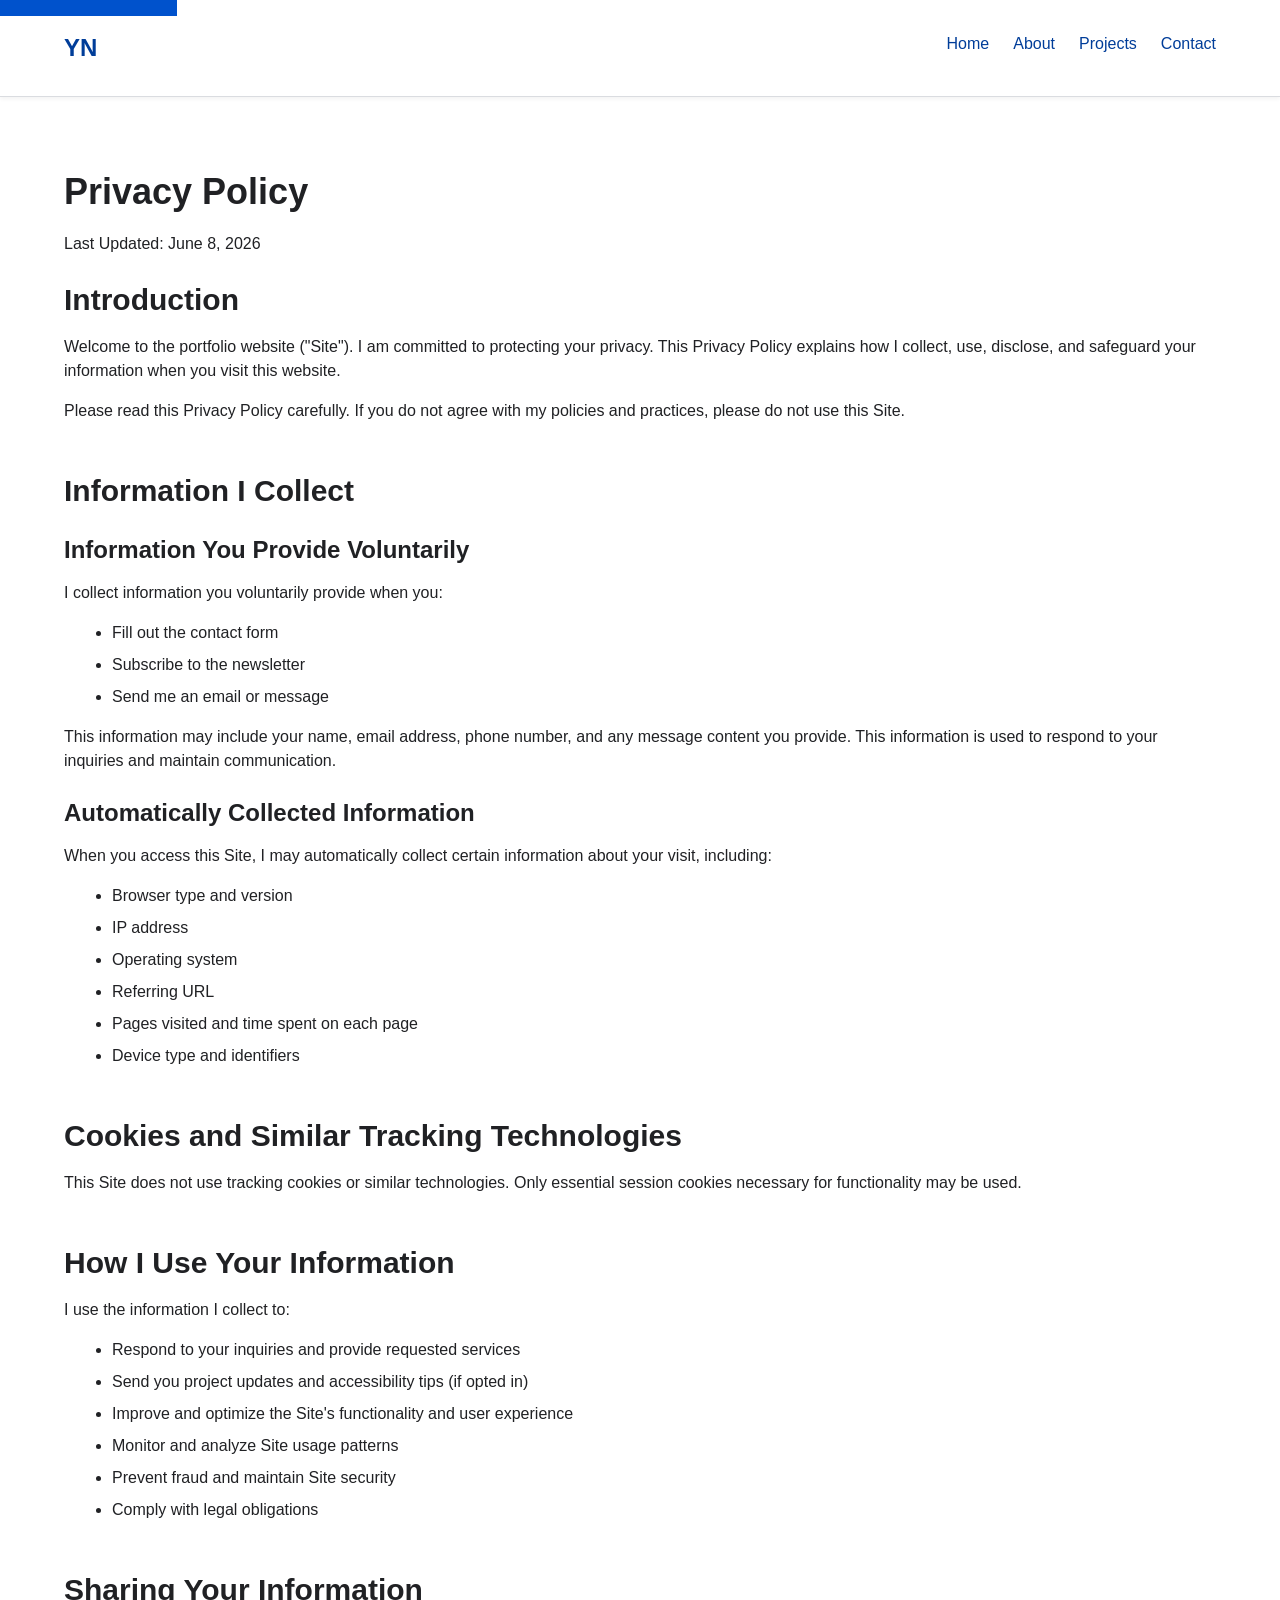
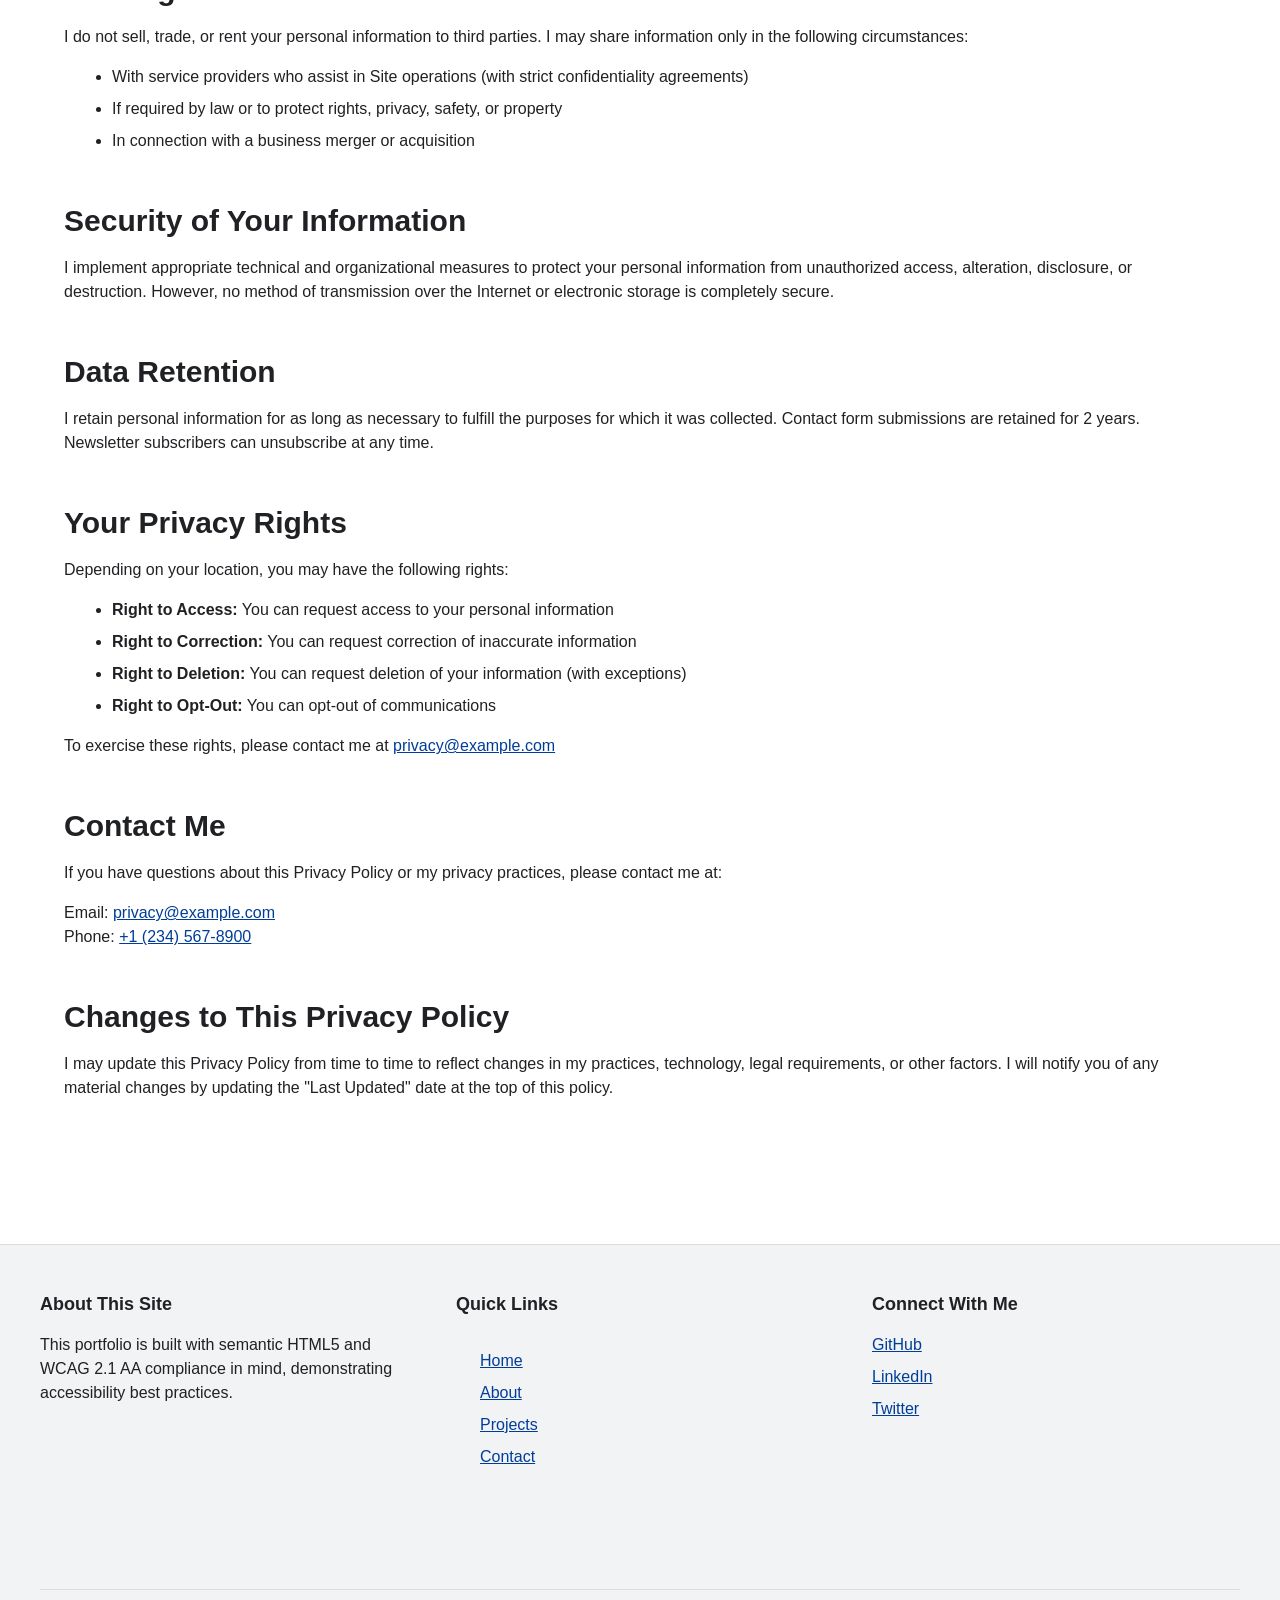
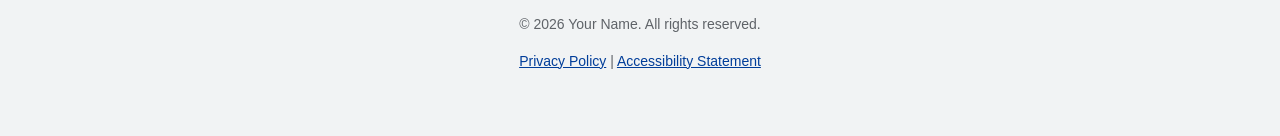
<file: privacy.html>
<!DOCTYPE html>
<html lang="en">
<head>
    <meta charset="UTF-8">
    <meta name="viewport" content="width=device-width, initial-scale=1.0">
    <meta name="description" content="Privacy Policy for the portfolio website.">
    <meta name="robots" content="index, follow">
    <title>Privacy Policy - Portfolio | Your Name</title>
    <link rel="canonical" href="https://yourportfolio.com/privacy.html">
    <link rel="stylesheet" href="styles.css">
    <link rel="icon" type="image/x-icon" href="favicon.ico">
</head>
<body>
    <!-- Main Navigation -->
    <header role="banner">
        <nav role="navigation" aria-label="Main navigation">
            <a href="index.html" class="logo" aria-label="Your Name Portfolio">
                <span aria-hidden="true">YN</span>
            </a>
            <button 
                class="nav-toggle" 
                aria-label="Toggle navigation menu" 
                aria-expanded="false" 
                aria-controls="nav-menu">
                <span aria-hidden="true"></span>
                <span aria-hidden="true"></span>
                <span aria-hidden="true"></span>
            </button>
            <ul id="nav-menu" class="nav-menu" role="menubar">
                <li role="presentation">
                    <a href="index.html" role="menuitem">Home</a>
                </li>
                <li role="presentation">
                    <a href="about.html" role="menuitem">About</a>
                </li>
                <li role="presentation">
                    <a href="projects.html" role="menuitem">Projects</a>
                </li>
                <li role="presentation">
                    <a href="contact.html" role="menuitem">Contact</a>
                </li>
            </ul>
        </nav>
    </header>

    <!-- Main Content -->
    <main role="main">
        <article aria-labelledby="page-title">
            <h1 id="page-title">Privacy Policy</h1>
            <p class="lead">Last Updated: June 8, 2026</p>

            <section aria-labelledby="intro-title">
                <h2 id="intro-title">Introduction</h2>
                <p>
                    Welcome to the portfolio website ("Site"). I am committed to protecting your privacy. 
                    This Privacy Policy explains how I collect, use, disclose, and safeguard your information when you visit this website.
                </p>
                <p>
                    Please read this Privacy Policy carefully. If you do not agree with my policies and practices, 
                    please do not use this Site.
                </p>
            </section>

            <section aria-labelledby="info-collection-title">
                <h2 id="info-collection-title">Information I Collect</h2>
                
                <h3>Information You Provide Voluntarily</h3>
                <p>I collect information you voluntarily provide when you:</p>
                <ul>
                    <li>Fill out the contact form</li>
                    <li>Subscribe to the newsletter</li>
                    <li>Send me an email or message</li>
                </ul>
                <p>
                    This information may include your name, email address, phone number, and any message content you provide. 
                    This information is used to respond to your inquiries and maintain communication.
                </p>

                <h3>Automatically Collected Information</h3>
                <p>
                    When you access this Site, I may automatically collect certain information about your visit, including:
                </p>
                <ul>
                    <li>Browser type and version</li>
                    <li>IP address</li>
                    <li>Operating system</li>
                    <li>Referring URL</li>
                    <li>Pages visited and time spent on each page</li>
                    <li>Device type and identifiers</li>
                </ul>
            </section>

            <section aria-labelledby="cookies-title">
                <h2 id="cookies-title">Cookies and Similar Tracking Technologies</h2>
                <p>
                    This Site does not use tracking cookies or similar technologies. 
                    Only essential session cookies necessary for functionality may be used.
                </p>
            </section>

            <section aria-labelledby="use-title">
                <h2 id="use-title">How I Use Your Information</h2>
                <p>I use the information I collect to:</p>
                <ul>
                    <li>Respond to your inquiries and provide requested services</li>
                    <li>Send you project updates and accessibility tips (if opted in)</li>
                    <li>Improve and optimize the Site's functionality and user experience</li>
                    <li>Monitor and analyze Site usage patterns</li>
                    <li>Prevent fraud and maintain Site security</li>
                    <li>Comply with legal obligations</li>
                </ul>
            </section>

            <section aria-labelledby="sharing-title">
                <h2 id="sharing-title">Sharing Your Information</h2>
                <p>
                    I do not sell, trade, or rent your personal information to third parties. 
                    I may share information only in the following circumstances:
                </p>
                <ul>
                    <li>With service providers who assist in Site operations (with strict confidentiality agreements)</li>
                    <li>If required by law or to protect rights, privacy, safety, or property</li>
                    <li>In connection with a business merger or acquisition</li>
                </ul>
            </section>

            <section aria-labelledby="security-title">
                <h2 id="security-title">Security of Your Information</h2>
                <p>
                    I implement appropriate technical and organizational measures to protect your personal information 
                    from unauthorized access, alteration, disclosure, or destruction. However, no method of transmission 
                    over the Internet or electronic storage is completely secure.
                </p>
            </section>

            <section aria-labelledby="retention-title">
                <h2 id="retention-title">Data Retention</h2>
                <p>
                    I retain personal information for as long as necessary to fulfill the purposes for which it was collected. 
                    Contact form submissions are retained for 2 years. Newsletter subscribers can unsubscribe at any time.
                </p>
            </section>

            <section aria-labelledby="rights-title">
                <h2 id="rights-title">Your Privacy Rights</h2>
                <p>Depending on your location, you may have the following rights:</p>
                <ul>
                    <li><strong>Right to Access:</strong> You can request access to your personal information</li>
                    <li><strong>Right to Correction:</strong> You can request correction of inaccurate information</li>
                    <li><strong>Right to Deletion:</strong> You can request deletion of your information (with exceptions)</li>
                    <li><strong>Right to Opt-Out:</strong> You can opt-out of communications</li>
                </ul>
                <p>
                    To exercise these rights, please contact me at <a href="mailto:privacy@example.com">privacy@example.com</a>
                </p>
            </section>

            <section aria-labelledby="contact-title">
                <h2 id="contact-title">Contact Me</h2>
                <p>
                    If you have questions about this Privacy Policy or my privacy practices, please contact me at:
                </p>
                <address>
                    Email: <a href="mailto:privacy@example.com">privacy@example.com</a><br>
                    Phone: <a href="tel:+1234567890">+1 (234) 567-8900</a>
                </address>
            </section>

            <section aria-labelledby="changes-title">
                <h2 id="changes-title">Changes to This Privacy Policy</h2>
                <p>
                    I may update this Privacy Policy from time to time to reflect changes in my practices, 
                    technology, legal requirements, or other factors. I will notify you of any material changes 
                    by updating the "Last Updated" date at the top of this policy.
                </p>
            </section>
        </article>
    </main>

    <!-- Footer -->
    <footer role="contentinfo">
        <div class="footer-content">
            <section aria-labelledby="footer-about">
                <h2 id="footer-about">About This Site</h2>
                <p>This portfolio is built with semantic HTML5 and WCAG 2.1 AA compliance in mind, demonstrating accessibility best practices.</p>
            </section>

            <section aria-labelledby="footer-links">
                <h2 id="footer-links">Quick Links</h2>
                <nav role="navigation" aria-label="Footer navigation">
                    <ul>
                        <li><a href="index.html">Home</a></li>
                        <li><a href="about.html">About</a></li>
                        <li><a href="projects.html">Projects</a></li>
                        <li><a href="contact.html">Contact</a></li>
                    </ul>
                </nav>
            </section>

            <section aria-labelledby="footer-social">
                <h2 id="footer-social">Connect With Me</h2>
                <ul role="list">
                    <li><a href="https://github.com" target="_blank" rel="noopener noreferrer" aria-label="Visit my GitHub profile">GitHub</a></li>
                    <li><a href="https://linkedin.com" target="_blank" rel="noopener noreferrer" aria-label="Visit my LinkedIn profile">LinkedIn</a></li>
                    <li><a href="https://twitter.com" target="_blank" rel="noopener noreferrer" aria-label="Visit my Twitter profile">Twitter</a></li>
                </ul>
            </section>
        </div>

        <div class="footer-bottom">
            <p>&copy; <span id="year"></span> Your Name. All rights reserved.</p>
            <p>
                <a href="privacy.html">Privacy Policy</a> | 
                <a href="accessibility.html">Accessibility Statement</a>
            </p>
        </div>
    </footer>

    <script src="script.js" defer></script>
</body>
</html>
</file>
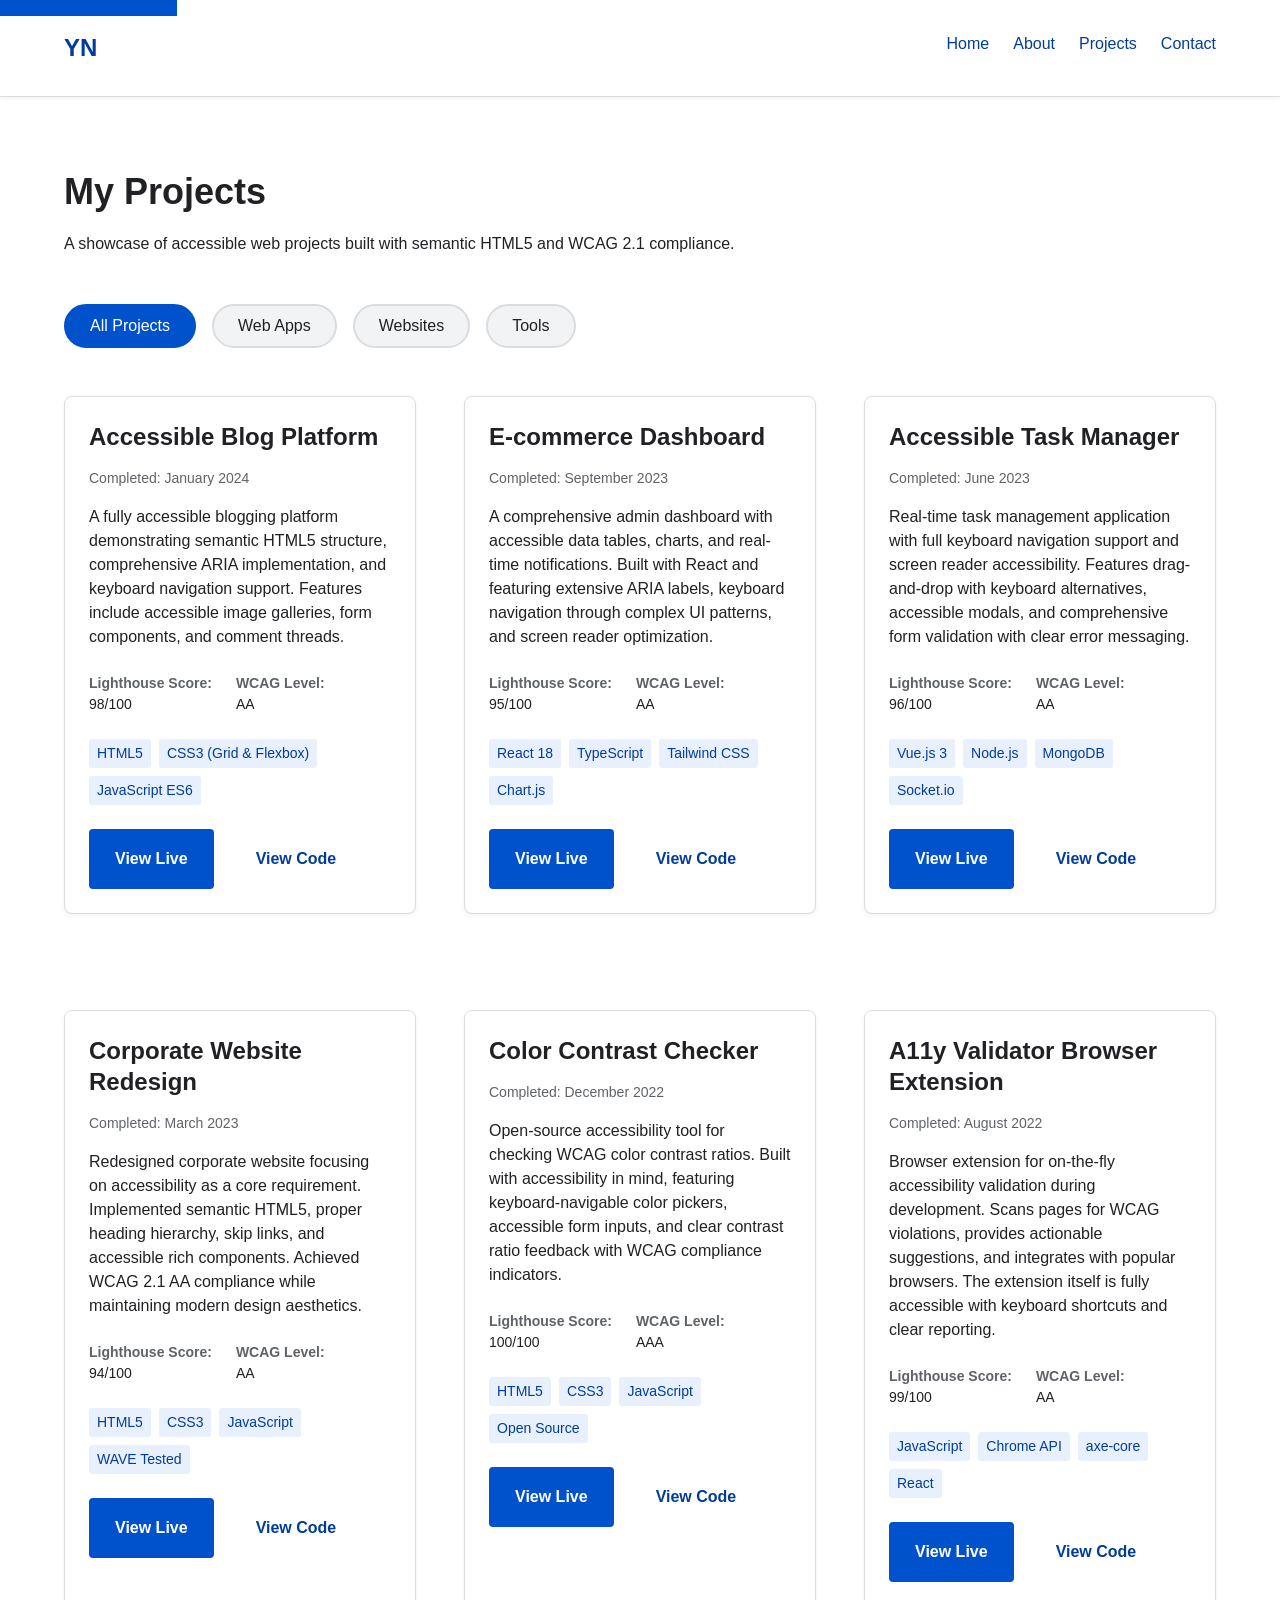
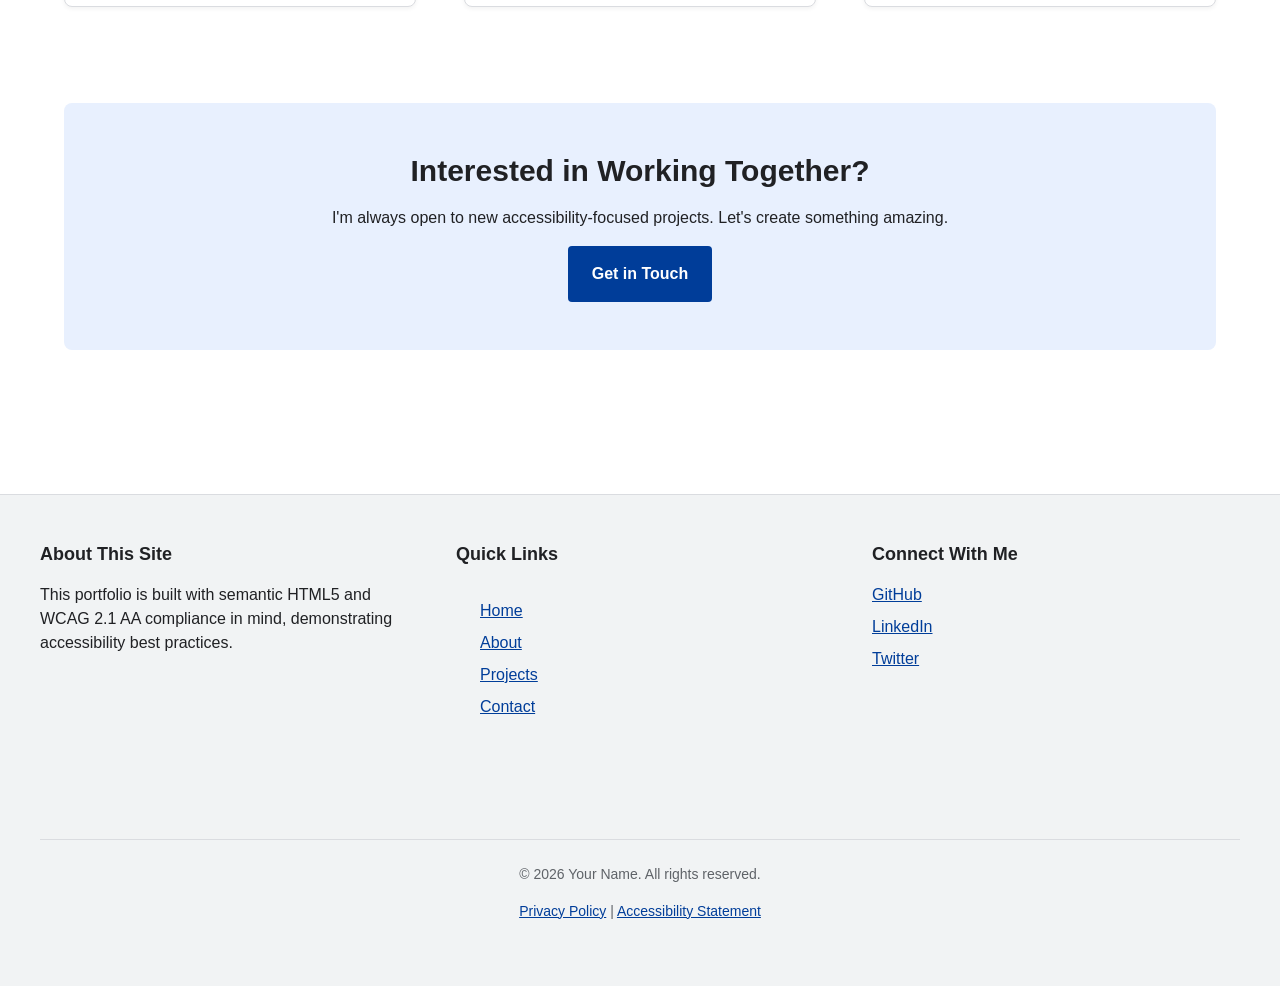
<file: projects.html>
<!DOCTYPE html>
<html lang="en">
<head>
    <meta charset="UTF-8">
    <meta name="viewport" content="width=device-width, initial-scale=1.0">
    <meta name="description" content="Explore my portfolio of accessible web projects demonstrating semantic HTML5 and WCAG compliance.">
    <meta name="keywords" content="projects, portfolio, web development, accessibility">
    <meta name="author" content="Your Name">
    <meta property="og:title" content="Projects - Portfolio | Your Name">
    <meta property="og:description" content="View my web development projects with accessibility focus.">
    <meta property="og:type" content="website">
    <title>Projects - Portfolio | Your Name</title>
    <link rel="canonical" href="https://yourportfolio.com/projects.html">
    <link rel="stylesheet" href="styles.css">
    <link rel="icon" type="image/x-icon" href="favicon.ico">
</head>
<body>
    <!-- Main Navigation -->
    <header role="banner">
        <nav role="navigation" aria-label="Main navigation">
            <a href="index.html" class="logo" aria-label="Your Name Portfolio">
                <span aria-hidden="true">YN</span>
            </a>
            <button 
                class="nav-toggle" 
                aria-label="Toggle navigation menu" 
                aria-expanded="false" 
                aria-controls="nav-menu">
                <span aria-hidden="true"></span>
                <span aria-hidden="true"></span>
                <span aria-hidden="true"></span>
            </button>
            <ul id="nav-menu" class="nav-menu" role="menubar">
                <li role="presentation">
                    <a href="index.html" role="menuitem">Home</a>
                </li>
                <li role="presentation">
                    <a href="about.html" role="menuitem">About</a>
                </li>
                <li role="presentation">
                    <a href="projects.html" role="menuitem" aria-current="page">Projects</a>
                </li>
                <li role="presentation">
                    <a href="contact.html" role="menuitem">Contact</a>
                </li>
            </ul>
        </nav>
    </header>

    <!-- Main Content -->
    <main role="main">
        <!-- Page Title -->
        <section aria-labelledby="page-title">
            <h1 id="page-title">My Projects</h1>
            <p class="lead">A showcase of accessible web projects built with semantic HTML5 and WCAG 2.1 compliance.</p>
        </section>

        <!-- Filter Options -->
        <section aria-labelledby="filter-title">
            <h2 id="filter-title" class="sr-only">Filter Projects</h2>
            <div class="filter-group" role="group" aria-label="Filter projects by category">
                <button class="filter-btn active" data-filter="all" aria-pressed="true">All Projects</button>
                <button class="filter-btn" data-filter="web-app" aria-pressed="false">Web Apps</button>
                <button class="filter-btn" data-filter="website" aria-pressed="false">Websites</button>
                <button class="filter-btn" data-filter="tools" aria-pressed="false">Tools</button>
            </div>
        </section>

        <!-- Projects Grid -->
        <section aria-labelledby="projects-title">
            <h2 id="projects-title" class="sr-only">Projects List</h2>
            <div class="projects-grid" role="list">
                <!-- Project 1 -->
                <article id="project-1" class="project-card" role="listitem" data-category="web-app">
                    <div class="project-content">
                        <h3>Accessible Blog Platform</h3>
                        <p class="project-date">Completed: January 2024</p>
                        <p class="project-description">
                            A fully accessible blogging platform demonstrating semantic HTML5 structure, 
                            comprehensive ARIA implementation, and keyboard navigation support. Features include 
                            accessible image galleries, form components, and comment threads.
                        </p>
                        <div class="project-metrics">
                            <span class="metric">
                                <strong>Lighthouse Score:</strong>
                                <span aria-label="98 out of 100">98/100</span>
                            </span>
                            <span class="metric">
                                <strong>WCAG Level:</strong>
                                <span aria-label="WCAG 2.1 AA">AA</span>
                            </span>
                        </div>
                        <ul aria-label="Technologies used">
                            <li>HTML5</li>
                            <li>CSS3 (Grid & Flexbox)</li>
                            <li>JavaScript ES6</li>
                        </ul>
                        <div class="project-links">
                            <a href="#" class="btn btn-primary" aria-label="Visit Accessible Blog Platform live site">View Live</a>
                            <a href="#" class="btn btn-secondary" aria-label="View source code on GitHub">View Code</a>
                        </div>
                    </div>
                </article>

                <!-- Project 2 -->
                <article id="project-2" class="project-card" role="listitem" data-category="web-app">
                    <div class="project-content">
                        <h3>E-commerce Dashboard</h3>
                        <p class="project-date">Completed: September 2023</p>
                        <p class="project-description">
                            A comprehensive admin dashboard with accessible data tables, charts, and real-time notifications. 
                            Built with React and featuring extensive ARIA labels, keyboard navigation through complex UI patterns, 
                            and screen reader optimization.
                        </p>
                        <div class="project-metrics">
                            <span class="metric">
                                <strong>Lighthouse Score:</strong>
                                <span aria-label="95 out of 100">95/100</span>
                            </span>
                            <span class="metric">
                                <strong>WCAG Level:</strong>
                                <span aria-label="WCAG 2.1 AA">AA</span>
                            </span>
                        </div>
                        <ul aria-label="Technologies used">
                            <li>React 18</li>
                            <li>TypeScript</li>
                            <li>Tailwind CSS</li>
                            <li>Chart.js</li>
                        </ul>
                        <div class="project-links">
                            <a href="#" class="btn btn-primary" aria-label="Visit E-commerce Dashboard live site">View Live</a>
                            <a href="#" class="btn btn-secondary" aria-label="View E-commerce Dashboard source code">View Code</a>
                        </div>
                    </div>
                </article>

                <!-- Project 3 -->
                <article id="project-3" class="project-card" role="listitem" data-category="web-app">
                    <div class="project-content">
                        <h3>Accessible Task Manager</h3>
                        <p class="project-date">Completed: June 2023</p>
                        <p class="project-description">
                            Real-time task management application with full keyboard navigation support and screen reader accessibility. 
                            Features drag-and-drop with keyboard alternatives, accessible modals, and comprehensive form validation with 
                            clear error messaging.
                        </p>
                        <div class="project-metrics">
                            <span class="metric">
                                <strong>Lighthouse Score:</strong>
                                <span aria-label="96 out of 100">96/100</span>
                            </span>
                            <span class="metric">
                                <strong>WCAG Level:</strong>
                                <span aria-label="WCAG 2.1 AA">AA</span>
                            </span>
                        </div>
                        <ul aria-label="Technologies used">
                            <li>Vue.js 3</li>
                            <li>Node.js</li>
                            <li>MongoDB</li>
                            <li>Socket.io</li>
                        </ul>
                        <div class="project-links">
                            <a href="#" class="btn btn-primary" aria-label="Visit Accessible Task Manager live site">View Live</a>
                            <a href="#" class="btn btn-secondary" aria-label="View Task Manager source code">View Code</a>
                        </div>
                    </div>
                </article>

                <!-- Project 4 -->
                <article id="project-4" class="project-card" role="listitem" data-category="website">
                    <div class="project-content">
                        <h3>Corporate Website Redesign</h3>
                        <p class="project-date">Completed: March 2023</p>
                        <p class="project-description">
                            Redesigned corporate website focusing on accessibility as a core requirement. Implemented semantic HTML5, 
                            proper heading hierarchy, skip links, and accessible rich components. Achieved WCAG 2.1 AA compliance 
                            while maintaining modern design aesthetics.
                        </p>
                        <div class="project-metrics">
                            <span class="metric">
                                <strong>Lighthouse Score:</strong>
                                <span aria-label="94 out of 100">94/100</span>
                            </span>
                            <span class="metric">
                                <strong>WCAG Level:</strong>
                                <span aria-label="WCAG 2.1 AA">AA</span>
                            </span>
                        </div>
                        <ul aria-label="Technologies used">
                            <li>HTML5</li>
                            <li>CSS3</li>
                            <li>JavaScript</li>
                            <li>WAVE Tested</li>
                        </ul>
                        <div class="project-links">
                            <a href="#" class="btn btn-primary" aria-label="Visit Corporate Website live site">View Live</a>
                            <a href="#" class="btn btn-secondary" aria-label="View Corporate Website source code">View Code</a>
                        </div>
                    </div>
                </article>

                <!-- Project 5 -->
                <article id="project-5" class="project-card" role="listitem" data-category="tools">
                    <div class="project-content">
                        <h3>Color Contrast Checker</h3>
                        <p class="project-date">Completed: December 2022</p>
                        <p class="project-description">
                            Open-source accessibility tool for checking WCAG color contrast ratios. Built with accessibility in mind, 
                            featuring keyboard-navigable color pickers, accessible form inputs, and clear contrast ratio feedback with 
                            WCAG compliance indicators.
                        </p>
                        <div class="project-metrics">
                            <span class="metric">
                                <strong>Lighthouse Score:</strong>
                                <span aria-label="100 out of 100">100/100</span>
                            </span>
                            <span class="metric">
                                <strong>WCAG Level:</strong>
                                <span aria-label="WCAG 2.1 AAA">AAA</span>
                            </span>
                        </div>
                        <ul aria-label="Technologies used">
                            <li>HTML5</li>
                            <li>CSS3</li>
                            <li>JavaScript</li>
                            <li>Open Source</li>
                        </ul>
                        <div class="project-links">
                            <a href="#" class="btn btn-primary" aria-label="Visit Color Contrast Checker live tool">View Live</a>
                            <a href="#" class="btn btn-secondary" aria-label="View Contrast Checker GitHub repository">View Code</a>
                        </div>
                    </div>
                </article>

                <!-- Project 6 -->
                <article id="project-6" class="project-card" role="listitem" data-category="tools">
                    <div class="project-content">
                        <h3>A11y Validator Browser Extension</h3>
                        <p class="project-date">Completed: August 2022</p>
                        <p class="project-description">
                            Browser extension for on-the-fly accessibility validation during development. Scans pages for WCAG violations, 
                            provides actionable suggestions, and integrates with popular browsers. The extension itself is fully accessible 
                            with keyboard shortcuts and clear reporting.
                        </p>
                        <div class="project-metrics">
                            <span class="metric">
                                <strong>Lighthouse Score:</strong>
                                <span aria-label="99 out of 100">99/100</span>
                            </span>
                            <span class="metric">
                                <strong>WCAG Level:</strong>
                                <span aria-label="WCAG 2.1 AA">AA</span>
                            </span>
                        </div>
                        <ul aria-label="Technologies used">
                            <li>JavaScript</li>
                            <li>Chrome API</li>
                            <li>axe-core</li>
                            <li>React</li>
                        </ul>
                        <div class="project-links">
                            <a href="#" class="btn btn-primary" aria-label="Install A11y Validator from Chrome Web Store">View Live</a>
                            <a href="#" class="btn btn-secondary" aria-label="View A11y Validator source code">View Code</a>
                        </div>
                    </div>
                </article>
            </div>
        </section>

        <!-- Call to Action -->
        <section aria-labelledby="cta-title" class="cta-section">
            <h2 id="cta-title">Interested in Working Together?</h2>
            <p>I'm always open to new accessibility-focused projects. Let's create something amazing.</p>
            <a href="contact.html" class="cta-button" aria-label="Contact me to discuss your project">Get in Touch</a>
        </section>
    </main>

    <!-- Footer -->
    <footer role="contentinfo">
        <div class="footer-content">
            <section aria-labelledby="footer-about">
                <h2 id="footer-about">About This Site</h2>
                <p>This portfolio is built with semantic HTML5 and WCAG 2.1 AA compliance in mind, demonstrating accessibility best practices.</p>
            </section>

            <section aria-labelledby="footer-links">
                <h2 id="footer-links">Quick Links</h2>
                <nav role="navigation" aria-label="Footer navigation">
                    <ul>
                        <li><a href="index.html">Home</a></li>
                        <li><a href="about.html">About</a></li>
                        <li><a href="projects.html">Projects</a></li>
                        <li><a href="contact.html">Contact</a></li>
                    </ul>
                </nav>
            </section>

            <section aria-labelledby="footer-social">
                <h2 id="footer-social">Connect With Me</h2>
                <ul role="list">
                    <li><a href="https://github.com" target="_blank" rel="noopener noreferrer" aria-label="Visit my GitHub profile">GitHub</a></li>
                    <li><a href="https://linkedin.com" target="_blank" rel="noopener noreferrer" aria-label="Visit my LinkedIn profile">LinkedIn</a></li>
                    <li><a href="https://twitter.com" target="_blank" rel="noopener noreferrer" aria-label="Visit my Twitter profile">Twitter</a></li>
                </ul>
            </section>
        </div>

        <div class="footer-bottom">
            <p>&copy; <span id="year"></span> Your Name. All rights reserved.</p>
            <p>
                <a href="privacy.html">Privacy Policy</a> | 
                <a href="accessibility.html">Accessibility Statement</a>
            </p>
        </div>
    </footer>

    <script src="script.js" defer></script>
</body>
</html>
</file>
<file: styles.css>
/* ============================================================================
   Accessible Portfolio Website - CSS
   Built with WCAG 2.1 AA Compliance in Mind
   ============================================================================ */

/* Root Variables */
:root {
    --color-primary: #0052cc;
    --color-primary-dark: #003d99;
    --color-link: #003d99;
    --color-link-visited: #551a8b;
    --color-secondary: #e8f0fe;
    --color-success: #137333;
    --color-error: #d33b27;
    --color-warning: #b3720c;
    --color-text: #202124;
    --color-text-light: #5f6368;
    --color-bg: #ffffff;
    --color-bg-alt: #f1f3f4;
    --color-border: #dadce0;
    --spacing-xs: 0.25rem;
    --spacing-sm: 0.5rem;
    --spacing-md: 1rem;
    --spacing-lg: 1.5rem;
    --spacing-xl: 2rem;
    --spacing-2xl: 3rem;
    --font-family-base: -apple-system, BlinkMacSystemFont, 'Segoe UI', Roboto, Oxygen, Ubuntu, Cantarell, sans-serif;
    --font-family-mono: 'Courier New', Courier, monospace;
    --font-size-sm: 0.875rem;
    --font-size-base: 1rem;
    --font-size-lg: 1.125rem;
    --font-size-xl: 1.25rem;
    --font-size-2xl: 1.5rem;
    --font-size-3xl: 1.875rem;
    --font-size-4xl: 2.25rem;
    --line-height-tight: 1.3;
    --line-height-normal: 1.5;
    --line-height-relaxed: 1.75;
    --transition-duration: 200ms;
    --z-index-dropdown: 100;
    --z-index-sticky: 200;
    --z-index-fixed: 300;
    --z-index-modal: 400;
}

/* ============================================================================
   Global Styles
   ============================================================================ */

*,
*::before,
*::after {
    box-sizing: border-box;
}

html {
    scroll-behavior: smooth;
    -webkit-font-smoothing: antialiased;
    -moz-osx-font-smoothing: grayscale;
}

body {
    font-family: var(--font-family-base);
    font-size: var(--font-size-base);
    line-height: var(--line-height-normal);
    color: var(--color-text);
    background-color: var(--color-bg);
    margin: 0;
    padding: 0;
}

/* ============================================================================
   Typography
   ============================================================================ */

h1, h2, h3, h4, h5, h6 {
    margin-top: var(--spacing-lg);
    margin-bottom: var(--spacing-md);
    line-height: var(--line-height-tight);
    font-weight: 600;
}

h1 {
    font-size: var(--font-size-4xl);
}

h2 {
    font-size: var(--font-size-3xl);
}

h3 {
    font-size: var(--font-size-2xl);
}

h4 {
    font-size: var(--font-size-xl);
}

h5, h6 {
    font-size: var(--font-size-lg);
}

p {
    margin-top: 0;
    margin-bottom: var(--spacing-md);
}

a {
    color: var(--color-link);
    text-decoration: underline;
    transition: color var(--transition-duration) ease;
}

a:hover {
    color: var(--color-link-visited);
}

a:focus {
    outline: 3px solid var(--color-primary);
    outline-offset: 2px;
    border-radius: 2px;
}

a:active {
    color: var(--color-primary-dark);
}

strong, b {
    font-weight: 600;
}

code {
    font-family: var(--font-family-mono);
    background-color: var(--color-bg-alt);
    padding: var(--spacing-xs) var(--spacing-sm);
    border-radius: 3px;
    color: var(--color-text);
}

/* ============================================================================
   Lists
   ============================================================================ */

ul, ol {
    margin-top: 0;
    margin-bottom: var(--spacing-md);
    padding-left: var(--spacing-2xl);
}

li {
    margin-bottom: var(--spacing-sm);
}

dl {
    margin-top: 0;
    margin-bottom: var(--spacing-md);
}

dt {
    font-weight: 600;
    margin-top: var(--spacing-md);
    margin-bottom: var(--spacing-sm);
}

dd {
    margin-left: var(--spacing-lg);
    margin-bottom: var(--spacing-md);
}

/* ============================================================================
   Skip Links (Accessibility)
   ============================================================================ */

.skip-link {
    position: absolute;
    top: -40px;
    left: 0;
    background: var(--color-primary);
    color: white;
    padding: var(--spacing-md);
    text-decoration: none;
    z-index: var(--z-index-fixed);
}

.skip-link:focus {
    top: 0;
}

/* ============================================================================
   Screen Reader Only Content
   ============================================================================ */

.sr-only {
    position: absolute;
    width: 1px;
    height: 1px;
    padding: 0;
    margin: -1px;
    overflow: hidden;
    clip: rect(0, 0, 0, 0);
    white-space: nowrap;
    border-width: 0;
}

/* ============================================================================
   Header and Navigation
   ============================================================================ */

header[role="banner"] {
    background-color: var(--color-bg);
    border-bottom: 1px solid var(--color-border);
    position: sticky;
    top: 0;
    z-index: var(--z-index-sticky);
    box-shadow: 0 2px 4px rgba(0, 0, 0, 0.05);
}

nav[role="navigation"] {
    max-width: 1200px;
    margin: 0 auto;
    padding: var(--spacing-md) var(--spacing-lg);
    display: flex;
    align-items: center;
    justify-content: space-between;
}

.logo {
    font-size: var(--font-size-2xl);
    font-weight: 700;
    color: var(--color-link);
    text-decoration: none;
    display: flex;
    align-items: center;
    gap: var(--spacing-sm);
    transition: color var(--transition-duration) ease;
}

.logo:hover {
    color: var(--color-primary-dark);
}

.logo:focus {
    outline: 3px solid var(--color-link);
    outline-offset: 2px;
    border-radius: 3px;
}

.nav-toggle {
    display: none;
    flex-direction: column;
    gap: 5px;
    background: none;
    border: none;
    cursor: pointer;
    padding: var(--spacing-sm);
    margin: calc(-1 * var(--spacing-sm));
}

.nav-toggle span {
    width: 25px;
    height: 3px;
    background-color: var(--color-text);
    transition: all var(--transition-duration) ease;
    border-radius: 2px;
}

.nav-toggle:focus {
    outline: 3px solid var(--color-primary);
    outline-offset: 2px;
    border-radius: 3px;
}

.nav-menu {
    list-style: none;
    margin: 0;
    padding: 0;
    display: flex;
    gap: var(--spacing-lg);
}

.nav-menu a {
    display: inline-block;
    padding: var(--spacing-md) 0;
    text-decoration: none;
    font-weight: 500;
    position: relative;
}

.nav-menu a::after {
    content: '';
    position: absolute;
    bottom: 0;
    left: 0;
    width: 0;
    height: 3px;
    background-color: var(--color-primary);
    transition: width var(--transition-duration) ease;
}

.nav-menu a:hover::after {
    width: 100%;
}

/* Mobile Navigation */
@media (max-width: 768px) {
    .nav-toggle {
        display: flex;
    }

    .nav-menu {
        position: absolute;
        top: 100%;
        left: 0;
        right: 0;
        flex-direction: column;
        background-color: var(--color-bg);
        border-bottom: 1px solid var(--color-border);
        max-height: 0;
        overflow: hidden;
        transition: max-height var(--transition-duration) ease;
    }

    .nav-menu.active {
        max-height: 500px;
    }

    .nav-menu li {
        border-bottom: 1px solid var(--color-border);
    }

    .nav-menu a {
        display: block;
        padding: var(--spacing-md) var(--spacing-lg);
    }
}

/* ============================================================================
   Main Content
   ============================================================================ */

main {
    max-width: 1200px;
    margin: 0 auto;
    padding: var(--spacing-2xl) var(--spacing-lg);
}

section {
    margin-bottom: var(--spacing-2xl);
}

article {
    margin-bottom: var(--spacing-2xl);
}

/* ============================================================================
   Hero Section
   ============================================================================ */

.hero {
    background: linear-gradient(135deg, var(--color-primary) 0%, var(--color-primary-dark) 100%);
    color: white;
    padding: var(--spacing-2xl) var(--spacing-lg);
    border-radius: 8px;
    text-align: center;
    margin-bottom: var(--spacing-2xl);
}

.hero-content {
    max-width: 600px;
    margin: 0 auto;
}

.hero h1 {
    font-size: var(--font-size-4xl);
    color: white;
    margin-bottom: var(--spacing-lg);
}

.hero-subtitle {
    font-size: var(--font-size-lg);
    margin-bottom: var(--spacing-lg);
    opacity: 0.95;
}

/* ============================================================================
   Buttons
   ============================================================================ */

button, a.btn {
    display: inline-flex;
    align-items: center;
    justify-content: center;
    gap: var(--spacing-sm);
    padding: var(--spacing-md) var(--spacing-lg);
    font-size: var(--font-size-base);
    font-weight: 600;
    border: 2px solid transparent;
    border-radius: 4px;
    cursor: pointer;
    transition: all var(--transition-duration) ease;
    text-decoration: none;
    user-select: none;
    min-height: 44px;
    min-width: 44px;
}

.btn-primary {
    background-color: var(--color-primary);
    color: white;
    border-color: var(--color-primary);
}

.btn-primary:hover {
    background-color: var(--color-primary-dark);
    border-color: var(--color-primary-dark);
}

.btn-primary:focus {
    outline: 3px solid var(--color-primary);
    outline-offset: 2px;
}

.btn-secondary {
    background-color: transparent;
    color: var(--color-link);
    border-color: var(--color-link);
}

.btn-secondary:hover {
    background-color: var(--color-secondary);
}

.btn-secondary:focus {
    outline: 3px solid var(--color-primary);
    outline-offset: 2px;
}

.btn-large {
    padding: var(--spacing-lg) var(--spacing-2xl);
    font-size: var(--font-size-lg);
}

.cta-button {
    display: inline-block;
    background-color: var(--color-primary-dark);
    color: white;
    padding: var(--spacing-md) var(--spacing-lg);
    border-radius: 4px;
    text-decoration: none;
    font-weight: 600;
    transition: background-color var(--transition-duration) ease;
}

.cta-button:hover {
    background-color: var(--color-primary);
}

.cta-button:focus {
    outline: 3px solid var(--color-primary-dark);
    outline-offset: 2px;
}

/* ============================================================================
   Grid Layouts
   ============================================================================ */

.projects-grid {
    display: grid;
    grid-template-columns: repeat(auto-fit, minmax(300px, 1fr));
    gap: var(--spacing-2xl);
    list-style: none;
    padding: 0;
    margin: var(--spacing-lg) 0;
}

.skills-container {
    display: grid;
    grid-template-columns: repeat(auto-fit, minmax(250px, 1fr));
    gap: var(--spacing-2xl);
    list-style: none;
    padding: 0;
    margin: var(--spacing-lg) 0;
}

.tech-grid {
    display: grid;
    grid-template-columns: repeat(auto-fit, minmax(250px, 1fr));
    gap: var(--spacing-2xl);
    list-style: none;
    padding: 0;
    margin: var(--spacing-lg) 0;
}

/* ============================================================================
   Cards
   ============================================================================ */

.project-card {
    background-color: var(--color-bg);
    border: 1px solid var(--color-border);
    border-radius: 8px;
    overflow: hidden;
    transition: all var(--transition-duration) ease;
    box-shadow: 0 2px 4px rgba(0, 0, 0, 0.05);
}

.project-card:hover {
    box-shadow: 0 4px 12px rgba(0, 0, 0, 0.1);
    transform: translateY(-4px);
}

.project-card:focus-within {
    outline: 3px solid var(--color-primary);
    outline-offset: 2px;
}

.project-content {
    padding: var(--spacing-lg);
}

.project-card h3 {
    margin-top: 0;
    margin-bottom: var(--spacing-md);
    color: var(--color-text);
}

.project-date {
    color: var(--color-text-light);
    font-size: var(--font-size-sm);
    margin-bottom: var(--spacing-md);
}

.project-description {
    color: var(--color-text);
    margin-bottom: var(--spacing-lg);
}

.project-metrics {
    display: flex;
    gap: var(--spacing-lg);
    margin-bottom: var(--spacing-lg);
    font-size: var(--font-size-sm);
}

.metric {
    display: flex;
    flex-direction: column;
}

.metric strong {
    color: var(--color-text-light);
}

.project-card ul {
    display: flex;
    flex-wrap: wrap;
    gap: var(--spacing-sm);
    padding: 0;
    margin: var(--spacing-md) 0;
    list-style: none;
}

.project-card li {
    background-color: #e8f0fe;
    color: #003d99;
    padding: var(--spacing-xs) var(--spacing-sm);
    border-radius: 3px;
    font-size: var(--font-size-sm);
    margin: 0;
}

.project-links {
    display: flex;
    gap: var(--spacing-md);
    margin-top: var(--spacing-lg);
}

/* ============================================================================
   Timeline
   ============================================================================ */

.timeline {
    list-style: none;
    padding: 0;
    margin: var(--spacing-lg) 0;
}

.timeline-item {
    padding-left: var(--spacing-2xl);
    padding-bottom: var(--spacing-2xl);
    position: relative;
    border-left: 3px solid var(--color-border);
}

.timeline-item:last-child {
    border-left-color: transparent;
}

.timeline-item::before {
    content: '';
    position: absolute;
    left: -8px;
    top: 0;
    width: 16px;
    height: 16px;
    background-color: var(--color-primary);
    border-radius: 50%;
    border: 3px solid var(--color-bg);
}

.timeline-item h3 {
    margin-top: 0;
}

.timeline-item .meta {
    color: var(--color-text-light);
    font-size: var(--font-size-sm);
}

/* ============================================================================
   Skills Section
   ============================================================================ */

.skill-category {
    padding: var(--spacing-lg);
    background-color: #f1f3f4;
    border-radius: 8px;
    border: 1px solid #dadce0;
}

.skill-category h3 {
    margin-top: 0;
    color: var(--color-primary-dark);
}

.skill-category ul {
    list-style: none;
    padding: 0;
    margin: 0;
}

.skill-category li {
    padding: var(--spacing-sm) 0;
    border-bottom: 1px solid var(--color-border);
}

.skill-category li:last-child {
    border-bottom: none;
}

/* ============================================================================
   Forms
   ============================================================================ */

form {
    max-width: 600px;
    margin: var(--spacing-lg) 0;
}

.form-group {
    margin-bottom: var(--spacing-lg);
    display: flex;
    flex-direction: column;
}

label {
    font-weight: 600;
    margin-bottom: var(--spacing-sm);
    color: var(--color-text);
}

input[type="text"],
input[type="email"],
input[type="tel"],
input[type="date"],
input[type="time"],
select,
textarea {
    width: 100%;
    padding: var(--spacing-md);
    font-size: var(--font-size-base);
    border: 2px solid var(--color-border);
    border-radius: 4px;
    font-family: var(--font-family-base);
    transition: border-color var(--transition-duration) ease;
    color: var(--color-text);
}

input[type="text"]:hover,
input[type="email"]:hover,
input[type="tel"]:hover,
input[type="date"]:hover,
input[type="time"]:hover,
select:hover,
textarea:hover {
    border-color: var(--color-primary);
}

input[type="text"]:focus,
input[type="email"]:focus,
input[type="tel"]:focus,
input[type="date"]:focus,
input[type="time"]:focus,
select:focus,
textarea:focus {
    outline: none;
    border-color: var(--color-primary);
    box-shadow: 0 0 0 3px rgba(26, 115, 232, 0.1);
}

input[type="checkbox"],
input[type="radio"] {
    width: 18px;
    height: 18px;
    margin: 0;
    margin-right: var(--spacing-sm);
    cursor: pointer;
    accent-color: var(--color-primary);
}

input[type="checkbox"]:focus,
input[type="radio"]:focus {
    outline: 3px solid var(--color-primary);
    outline-offset: 2px;
}

.checkbox-item,
.radio-item {
    display: flex;
    align-items: center;
    margin-bottom: var(--spacing-md);
}

.checkbox-item label,
.radio-item label {
    margin-bottom: 0;
    font-weight: normal;
    cursor: pointer;
    user-select: none;
}

.checkbox-group,
.radio-group {
    border: none;
    padding: 0;
    margin: var(--spacing-lg) 0;
}

.checkbox-group legend,
.radio-group legend {
    font-weight: 600;
    margin-bottom: var(--spacing-md);
    color: var(--color-text);
}

.error-message {
    color: var(--color-error);
    font-size: var(--font-size-sm);
    margin-top: var(--spacing-sm);
    display: none;
}

.form-group.error input,
.form-group.error select,
.form-group.error textarea {
    border-color: var(--color-error);
}

.form-group.error .error-message {
    display: block;
}

.form-instructions {
    color: var(--color-text-light);
    font-size: var(--font-size-sm);
    margin-bottom: var(--spacing-lg);
}

.hint-text {
    color: var(--color-text-light);
    font-size: var(--font-size-sm);
    margin-top: var(--spacing-sm);
    margin-bottom: 0;
}

.optional-label {
    color: var(--color-text-light);
    font-weight: normal;
}

.character-count {
    color: var(--color-text-light);
    font-size: var(--font-size-sm);
    margin-top: var(--spacing-sm);
    margin-bottom: 0;
}

.form-actions {
    display: flex;
    gap: var(--spacing-md);
    margin-top: var(--spacing-lg);
}

.form-message {
    padding: var(--spacing-md);
    margin-top: var(--spacing-lg);
    border-radius: 4px;
    display: none;
    text-align: center;
}

.form-message.success {
    background-color: rgba(13, 148, 136, 0.1);
    color: var(--color-success);
    display: block;
}

.form-message.error {
    background-color: rgba(220, 38, 38, 0.1);
    color: var(--color-error);
    display: block;
}

/* ============================================================================
   Contact Section
   ============================================================================ */

.contact-info {
    margin-bottom: var(--spacing-2xl);
}

.info-list {
    display: grid;
    grid-template-columns: repeat(auto-fit, minmax(250px, 1fr));
    gap: var(--spacing-2xl);
    list-style: none;
    padding: 0;
    margin: var(--spacing-lg) 0;
}

.info-item {
    padding: var(--spacing-lg);
    background-color: var(--color-bg-alt);
    border-radius: 8px;
}

.info-item h3 {
    margin-top: 0;
    color: var(--color-primary-dark);
}

address {
    font-style: normal;
}

/* ============================================================================
   Footer
   ============================================================================ */

footer {
    background-color: var(--color-bg-alt);
    border-top: 1px solid var(--color-border);
    padding: var(--spacing-2xl) var(--spacing-lg);
    margin-top: var(--spacing-2xl);
}

.footer-content {
    max-width: 1200px;
    margin: 0 auto var(--spacing-2xl);
    display: grid;
    grid-template-columns: repeat(auto-fit, minmax(250px, 1fr));
    gap: var(--spacing-2xl);
}

.footer-content section h2 {
    font-size: var(--font-size-lg);
    margin-top: 0;
}

.footer-content ul {
    list-style: none;
    padding: 0;
    margin: 0;
}

.footer-content li {
    margin-bottom: var(--spacing-sm);
}

.footer-bottom {
    max-width: 1200px;
    margin: 0 auto;
    padding-top: var(--spacing-lg);
    border-top: 1px solid var(--color-border);
    text-align: center;
    font-size: var(--font-size-sm);
    color: var(--color-text-light);
}

/* ============================================================================
   Filter Controls
   ============================================================================ */

.filter-group {
    display: flex;
    gap: var(--spacing-md);
    flex-wrap: wrap;
    margin-bottom: var(--spacing-2xl);
}

.filter-btn {
    padding: var(--spacing-sm) var(--spacing-lg);
    background-color: #f1f3f4;
    border: 2px solid #dadce0;
    border-radius: 24px;
    cursor: pointer;
    transition: all var(--transition-duration) ease;
    font-weight: 500;
    color: #202124;
}

.filter-btn:hover {
    border-color: var(--color-primary);
}

.filter-btn:focus {
    outline: 3px solid var(--color-primary);
    outline-offset: 2px;
}

.filter-btn.active {
    background-color: var(--color-primary);
    color: white;
    border-color: var(--color-primary);
}

/* ============================================================================
   CTA Section
   ============================================================================ */

.cta-section {
    background-color: #e8f0fe;
    padding: var(--spacing-2xl) var(--spacing-lg);
    border-radius: 8px;
    text-align: center;
    color: #202124;
}

.cta-section h2 {
    margin-top: 0;
}

/* ============================================================================
   Education Items
   ============================================================================ */

.education-item {
    padding: var(--spacing-lg);
    background-color: #f1f3f4;
    border-left: 4px solid #0052cc;
    border-radius: 4px;
    margin-bottom: var(--spacing-lg);
}

.education-item h3 {
    margin-top: 0;
}

.education-item .meta {
    color: var(--color-text-light);
    font-size: var(--font-size-sm);
}

/* ============================================================================
   Responsive Design
   ============================================================================ */

@media (max-width: 768px) {
    main {
        padding: var(--spacing-xl) var(--spacing-md);
    }

    h1 {
        font-size: var(--font-size-3xl);
    }

    h2 {
        font-size: var(--font-size-2xl);
    }

    .hero {
        padding: var(--spacing-xl) var(--spacing-md);
    }

    .projects-grid {
        grid-template-columns: 1fr;
    }

    .form-actions {
        flex-direction: column;
    }

    .form-actions button {
        width: 100%;
    }

    .filter-group {
        justify-content: center;
    }
}

/* ============================================================================
   Print Styles
   ============================================================================ */

@media print {
    body {
        background-color: white;
        color: black;
    }

    nav, footer, .filter-group, .form-actions, .nav-toggle {
        display: none;
    }

    a {
        text-decoration: underline;
        color: black;
    }

    button {
        border: 1px solid black;
    }
}

/* ============================================================================
   High Contrast Mode Support
   ============================================================================ */

@media (prefers-contrast: more) {
    button, a.btn {
        border-width: 2px;
    }

    .project-card {
        border-width: 2px;
    }

    input, select, textarea {
        border-width: 2px;
    }
}

/* ============================================================================
   Reduced Motion Support
   ============================================================================ */

@media (prefers-reduced-motion: reduce) {
    *,
    *::before,
    *::after {
        animation-duration: 0.01ms !important;
        animation-iteration-count: 1 !important;
        transition-duration: 0.01ms !important;
        scroll-behavior: auto !important;
    }
}

/* ============================================================================
   Dark Mode Support
   ============================================================================ */

@media (prefers-color-scheme: dark) {
    :root {
        --color-bg: #121212;
        --color-bg-alt: #1e1e1e;
        --color-text: #e8e8e8;
        --color-text-light: #b0b0b0;
        --color-border: #3a3a3a;
        --color-secondary: #1e3a5f;
    }

    code {
        background-color: #1e1e1e;
        color: #e8e8e8;
    }

    .project-card li {
        background-color: #1e3a5f;
        color: #90caf9;
    }

    .filter-btn {
        background-color: #1e1e1e;
        border-color: #3a3a3a;
        color: #e8e8e8;
    }

    .cta-section {
        background-color: #1e3a5f;
        color: #e8e8e8;
    }

    .skill-category {
        background-color: #1e1e1e;
        border-color: #3a3a3a;
    }

    .education-item {
        background-color: #1e1e1e;
        border-left-color: #90caf9;
    }
}
</file>
